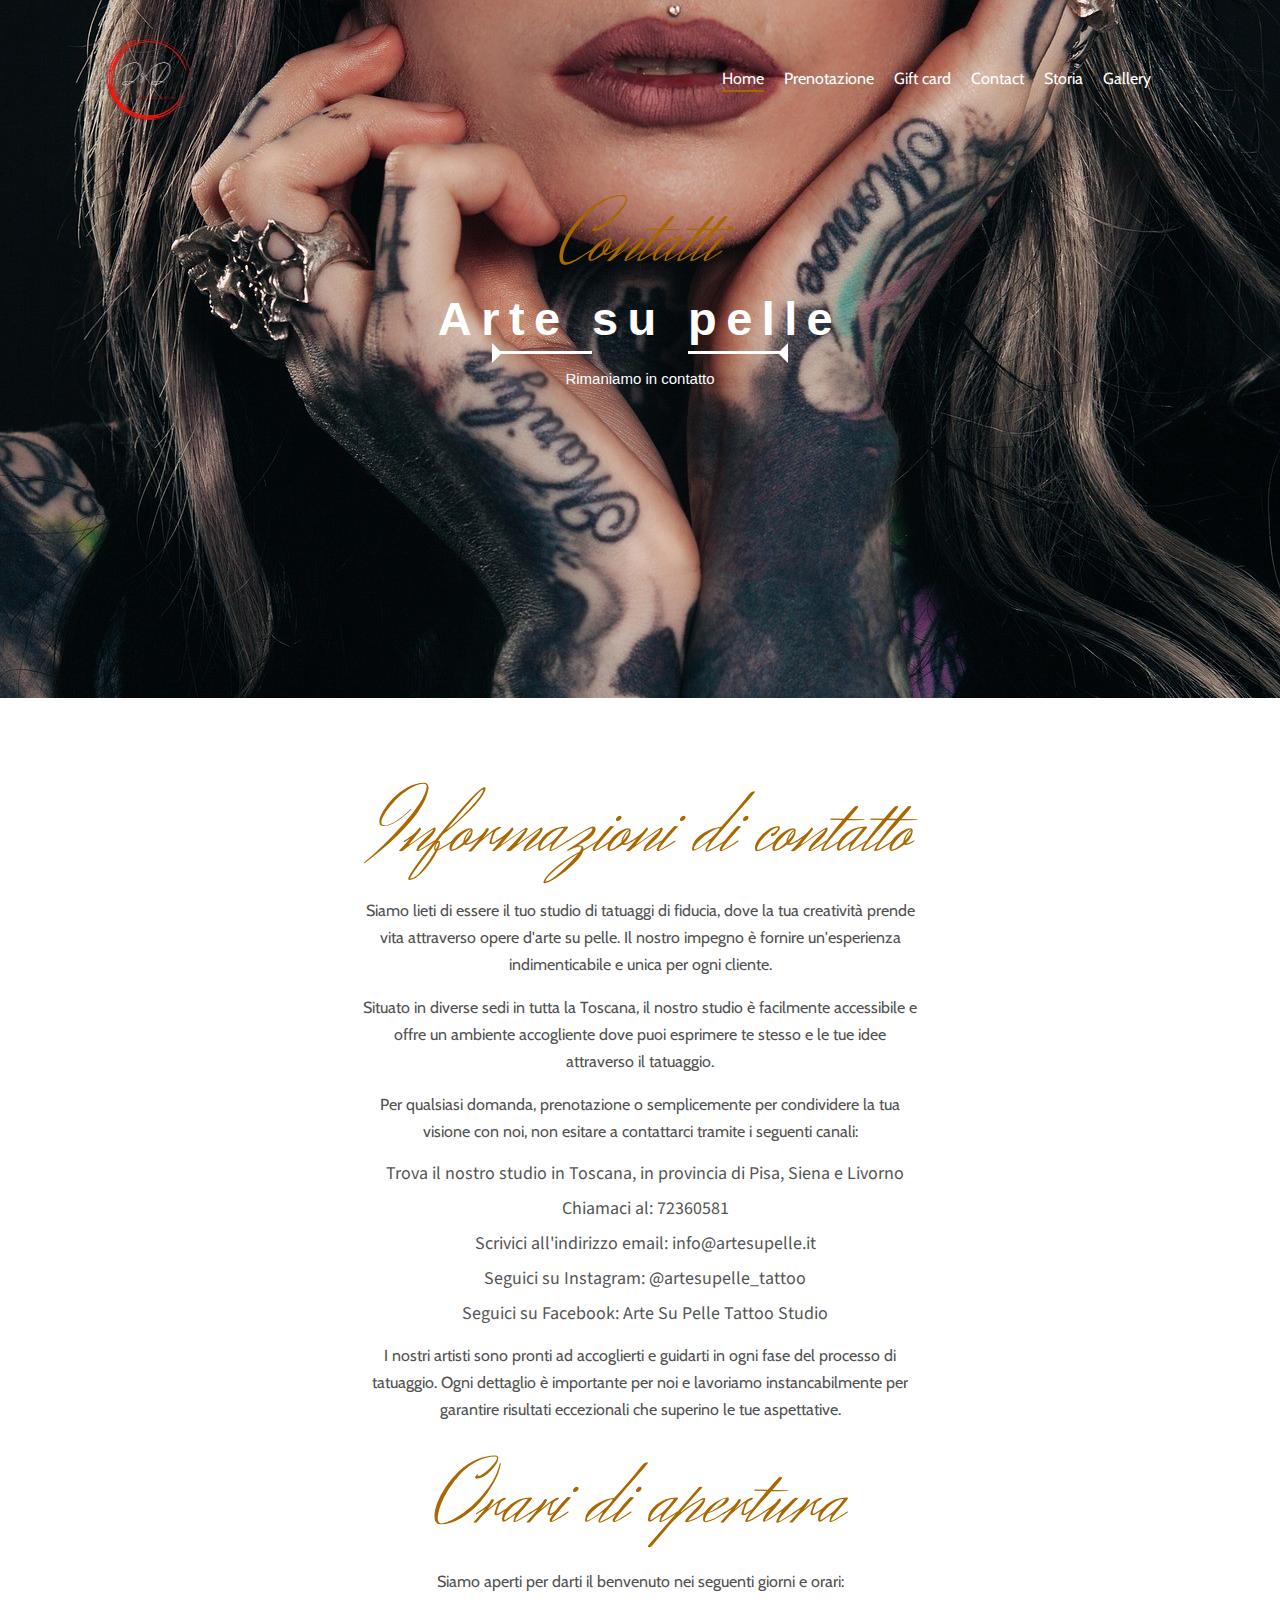
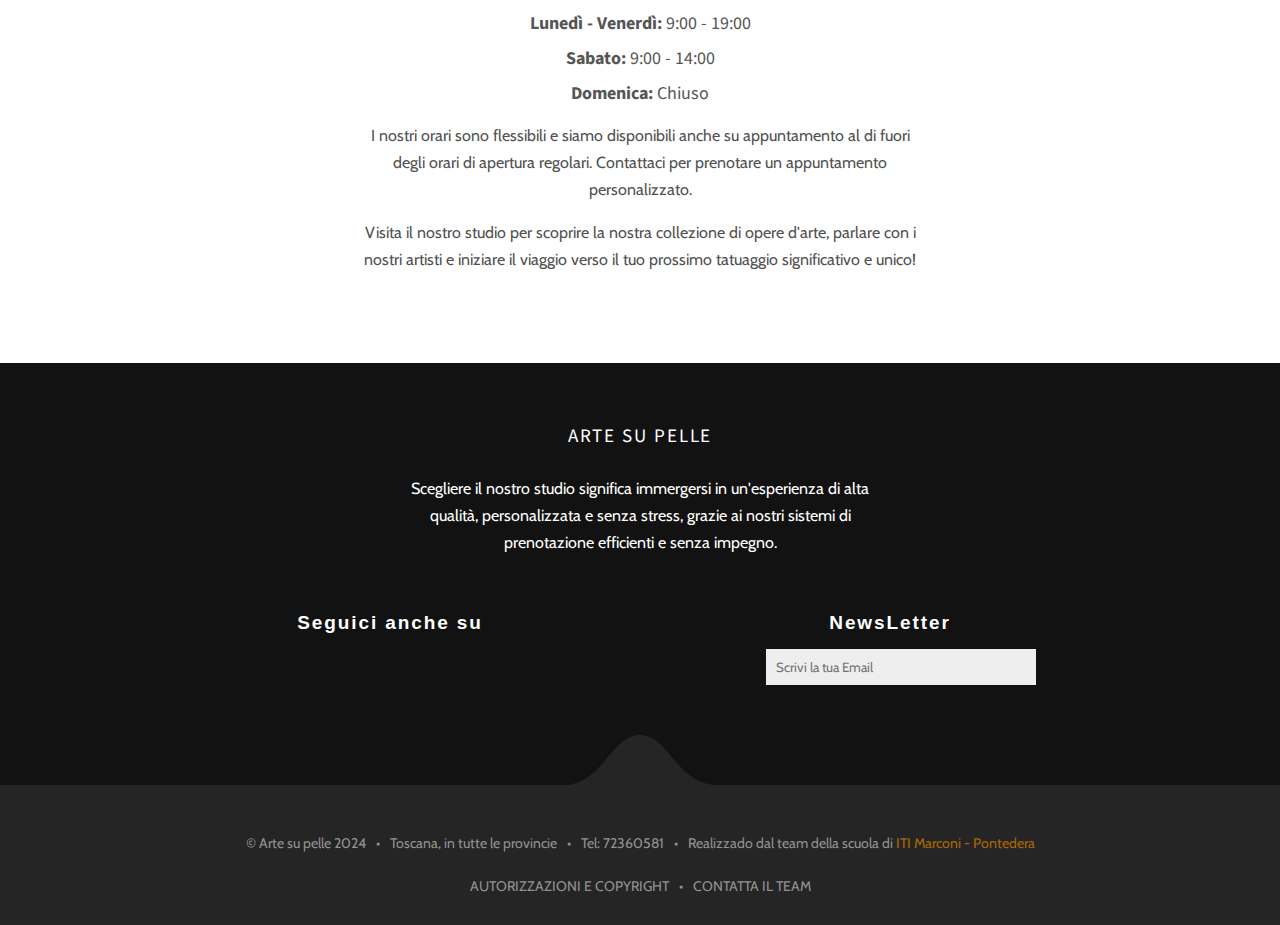
<file: HTML/contatti.html>
<!DOCTYPE html>
<html lang="en">

<head>
    <meta charset="utf-8">
    <meta http-equiv="x-ua-compatible" content="ie=edge">
    <title>Contatti - Arte su pelle</title>
    <meta name="description" content="Contatti del negozio Arte su pelle">
    <meta name="viewport" content="width=device-width, initial-scale=1, shrink-to-fit=no">

    <link rel="icon" href="../FOTO/favicon.ico" type="image/x-icon">

    <!--Fonts-->
    <link href="https://fonts.googleapis.com/css?family=Cabin|Herr+Von+Muellerhoff|Source+Sans+Pro" rel="stylesheet">
    <!--Fonts-->

    <!--FontAwesome-->
    <link rel="stylesheet" href="https://use.fontawesome.com/releases/v5.1.0/css/all.css" integrity="sha384-lKuwvrZot6UHsBSfcMvOkWwlCMgc0TaWr+30HWe3a4ltaBwTZhyTEggF5tJv8tbt" crossorigin="anonymous">

    <link rel="stylesheet" href="../CSS/contatti.css">
</head>

<body class="stop-scroll">
    <header>
        <nav>
            <div class="logo">
                <a href="../index.html"><img src="../FOTO/Logo.png" alt="Logo"></a>
            </div>
            <div class="toggle dropdown">
              <span class="first"></span>
              <span class="middle"></span>
              <span class="last"></span>
              <br>
              <div class="dropdown-content">
                <a href="../index.html">home</a>
                <a href="../HTML/prenotazioni.html">Prenotazione</a>
                <a href="../HTML/contatti.html">Contatti</a>
                <a href="../HTML/gallery.html">Gallery</a>
                <!--<a href="../HTML/login_tattoo.html">Registrazione</a>-->
                <a href="../HTML/gift_card.html">Gift card</a>
                <a href="../HTML/storia.html">Storia</a>
              </div>
          </div>

          <div class="navigation-bar">
            <br>
            <br>
            <br>
              <ul>
                  <li class="active"><a href="../index.html">Home<span class="underline"></span></a></li>
                  <li><a href="../HTML/prenotazioni.html">Prenotazione<span class="underline"></span></a></li>
                  <li><a href="../HTML/gift_card.html">Gift card<span class="underline"></span></a></li>
                  <li><a href="../HTML/contatti.html">Contact<span class="underline"></span></a></li>
                  <li><a href="../HTML/storia.html">Storia<span class="underline"></span></a></li>
                  <li><a href="../HTML/gallery.html">Gallery<span class="underline"></span></a></li>
                  <!--<li><a href="../HTML/login_tattoo.html">Register<span class="underline"></span></a></li>-->
                  
              </ul>
          </div>
        </nav>
        <div class="text">
            <h2>Contatti</h2>
            <h1>Arte su pelle</h1>
            <div class="arrow">
                <span class="left"></span>
                <i class="fas fa-asterisk"></i>
                <span class="right"></span>
            </div>
            <span>Rimaniamo in contatto</span>
        </div>
    </header>

    <div class="contacts">
      <div class="contact-info">
          <h2>Informazioni di contatto</h2>
          <p>Siamo lieti di essere il tuo studio di tatuaggi di fiducia, dove la tua creatività prende vita attraverso opere d'arte su pelle. Il nostro impegno è fornire un'esperienza indimenticabile e unica per ogni cliente.</p>
          <p>Situato in diverse sedi in tutta la Toscana, il nostro studio è facilmente accessibile e offre un ambiente accogliente dove puoi esprimere te stesso e le tue idee attraverso il tatuaggio.</p>
          <p>Per qualsiasi domanda, prenotazione o semplicemente per condividere la tua visione con noi, non esitare a contattarci tramite i seguenti canali:</p>
          <ul>
              <li><i class="fas fa-map-marker-alt"></i>Trova il nostro studio in Toscana, in provincia di Pisa, Siena e Livorno</li>
              <li><i class="fas fa-phone"></i>Chiamaci al: 72360581</li>
              <li><i class="fas fa-envelope"></i>Scrivici all'indirizzo email: info@artesupelle.it</li>
              <li><i class="fab fa-instagram"></i>Seguici su Instagram: @artesupelle_tattoo</li>
              <li><i class="fab fa-facebook"></i>Seguici su Facebook: Arte Su Pelle Tattoo Studio</li>
          </ul>
          <p>I nostri artisti sono pronti ad accoglierti e guidarti in ogni fase del processo di tatuaggio. Ogni dettaglio è importante per noi e lavoriamo instancabilmente per garantire risultati eccezionali che superino le tue aspettative.</p>
          <h2>Orari di apertura</h2>
          <p>Siamo aperti per darti il ​​benvenuto nei seguenti giorni e orari:</p>
          <ul>
              <li><strong>Lunedì - Venerdì:</strong> 9:00 - 19:00</li>
              <li><strong>Sabato:</strong> 9:00 - 14:00</li>
              <li><strong>Domenica:</strong> Chiuso</li>
          </ul>
          <p>I nostri orari sono flessibili e siamo disponibili anche su appuntamento al di fuori degli orari di apertura regolari. Contattaci per prenotare un appuntamento personalizzato.</p>
          <p>Visita il nostro studio per scoprire la nostra collezione di opere d'arte, parlare con i nostri artisti e iniziare il viaggio verso il tuo prossimo tatuaggio significativo e unico!</p>
      </div>
  </div>
  
  <br><br><br>
  
    <!-- Footer -->
    <footer>
        <div class="text">
            <h2>ARTE SU PELLE</h2>
            <div><i class="fas fa-asterisk"></i></div>
            <p>Scegliere il nostro studio significa immergersi in un'esperienza di alta qualità, personalizzata e senza stress, grazie ai nostri sistemi di prenotazione efficienti e senza impegno.</p>
        </div>
        <div class="contact-container">
            <div class="social-media">
                <h3>Seguici anche su</h3>
                <div class="links">
                    <a href="#"><i class="fab fa-twitter"></i></a>
                    <a href="#"><i class="fab fa-facebook-square"></i></a>
                    <a href="#"><i class="fab fa-pinterest"></i></a>
                    <a href="#"><i class="fab fa-linkedin-in"></i></a>
                </div>
            </div>
            <div class="newsletter">
                <h3>NewsLetter</h3>
                <form method="post">
                    <input type="email" name="email" placeholder="Scrivi la tua Email">
                    <i class="fas fa-envelope"></i>
                </form>
            </div>
        </div>
    </footer>
    <!-- End Footer -->

    <!-- Copy Right -->
    <div class="copyright">
        <svg class="svg-up" width="192" height="61" version="1.1" xmlns="http://www.w3.org/2000/svg" x="0px" y="0px" viewBox="0 0 160.7 61.5" enable-background="new 0 0 160.7 61.5" xml:space="preserve"><path fill="#262526" d="M80.3,61.5c0,0,22.1-2.7,43.1-5.4s41-5.4,36.6-5.4c-21.7,0-34.1-12.7-44.9-25.4S95.3,0,80.3,0c-15,0-24.1,12.7-34.9,25.4S22.3,50.8,0.6,50.8c-4.3,0-6.5,0,3.5,1.3S36.2,56.1,80.3,61.5z"></path></svg>
        <i class="fas fa-angle-double-up arrow-up"></i>
        <ul class="info">
            <li>&copy; Arte su pelle 2024</li>
            <li>Toscana, in tutte le provincie</li>
            <li>Tel: 72360581</li>
            <li>Realizzado dal team della scuola di <a href="#">ITI Marconi - Pontedera</a></li>
        </ul>
        <ul class="CTA">
            <li><a href="#">AUTORIZZAZIONI E COPYRIGHT</a></li>
            <li><a href="#">CONTATTA IL TEAM</a></li>
        </ul>
    </div>
    <!-- End Copy Right -->

</body>

</html>
</file>
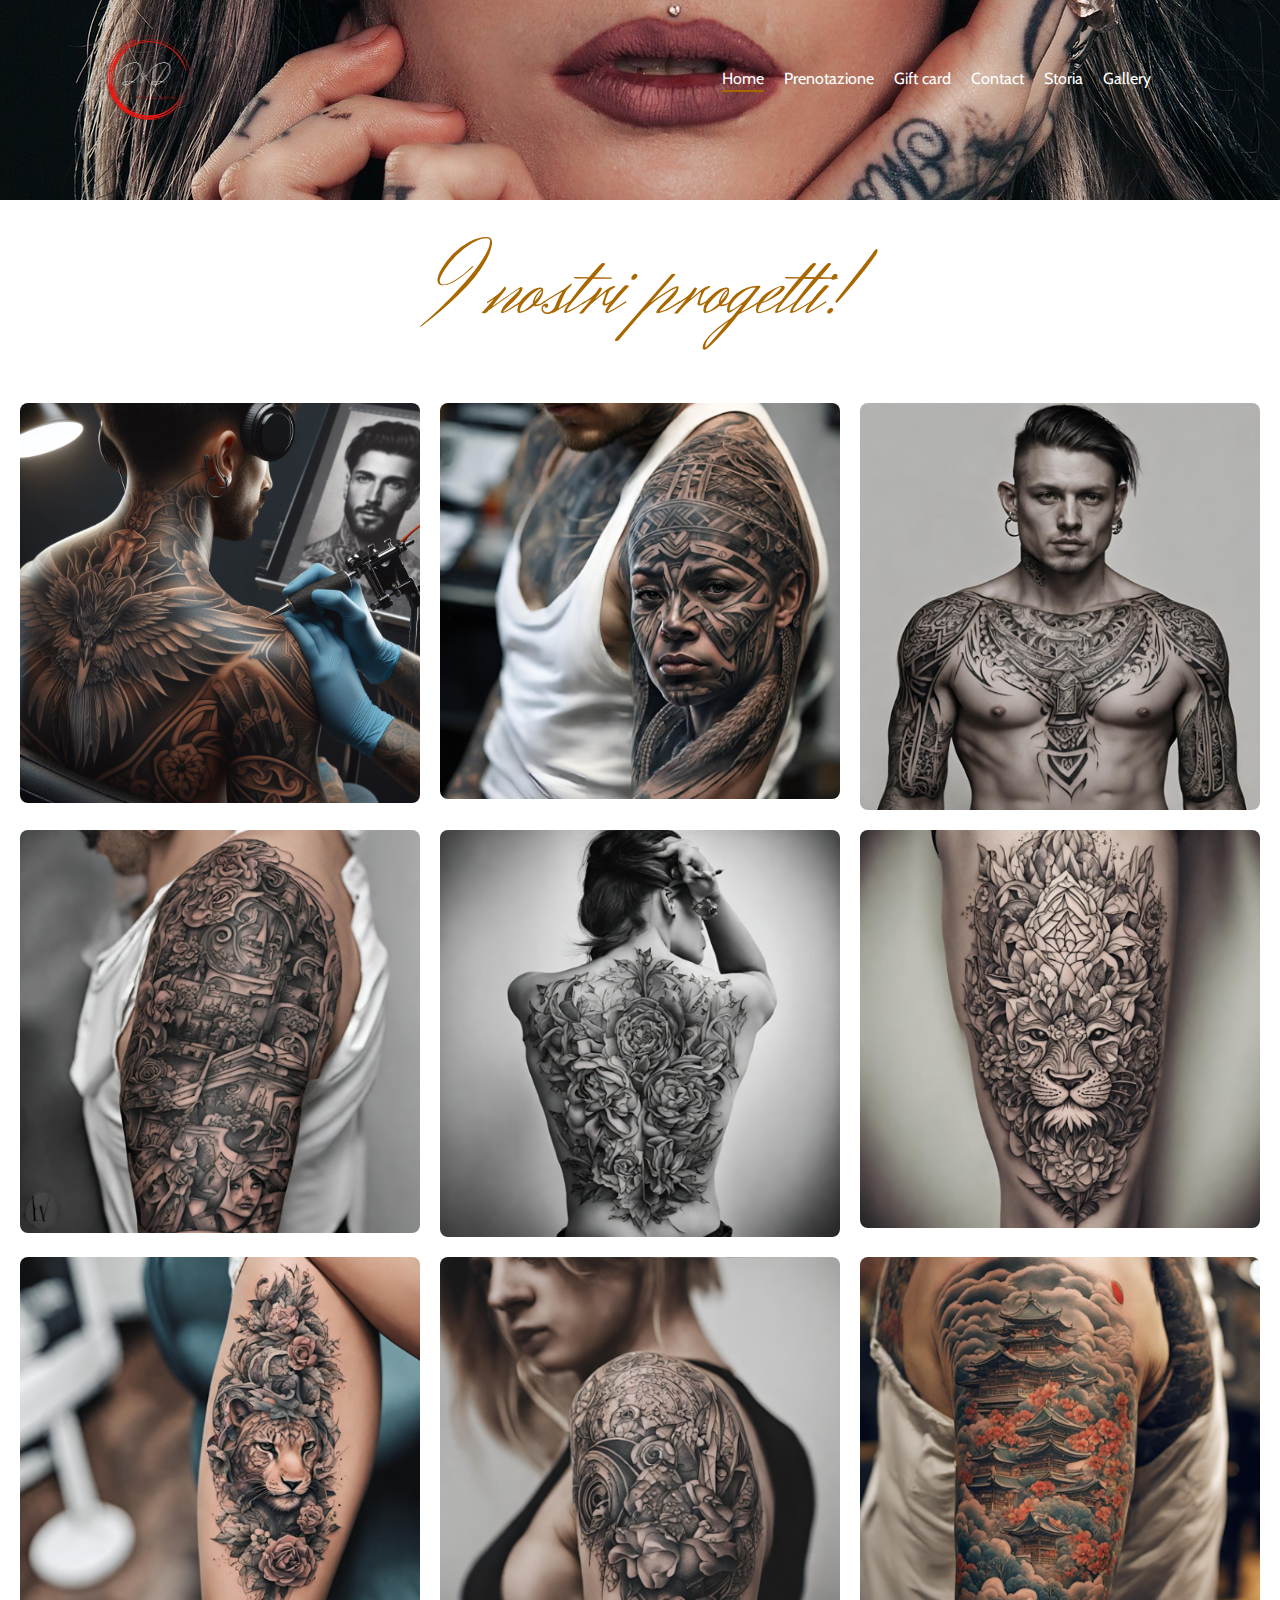
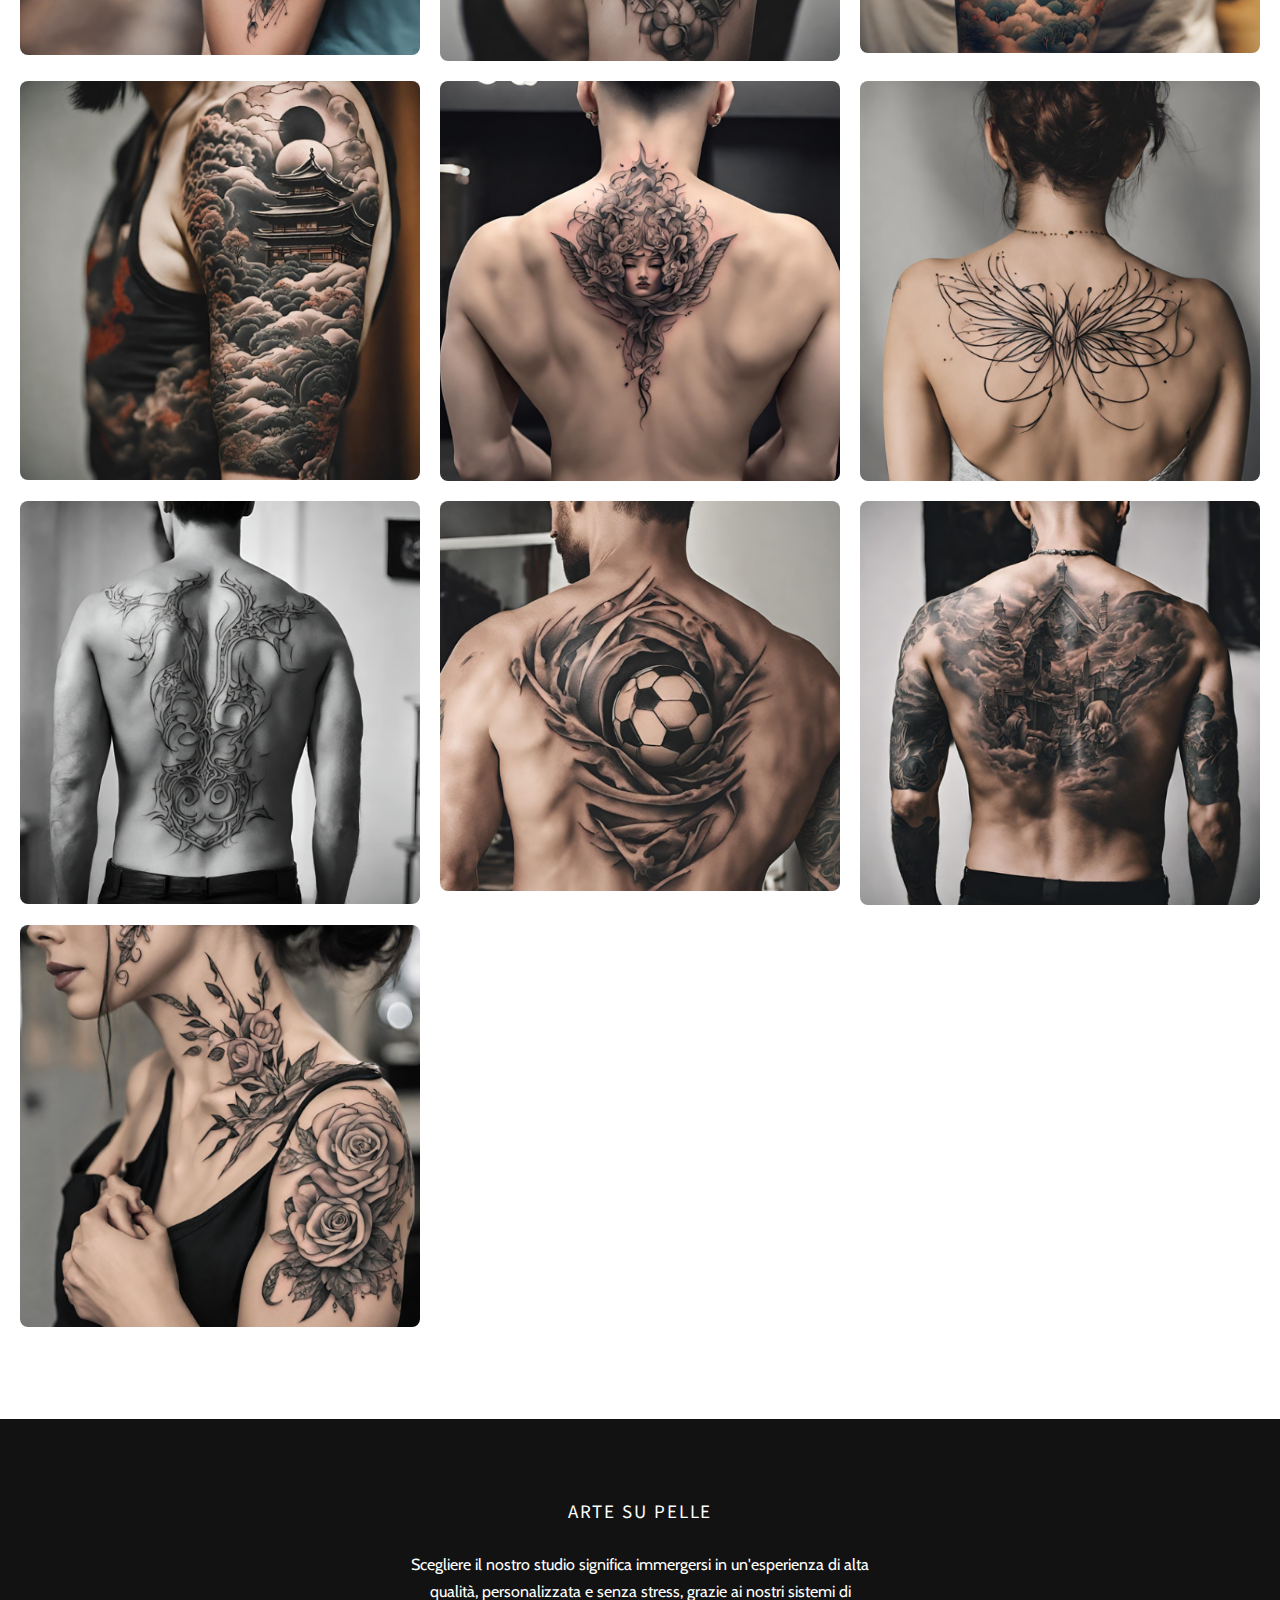
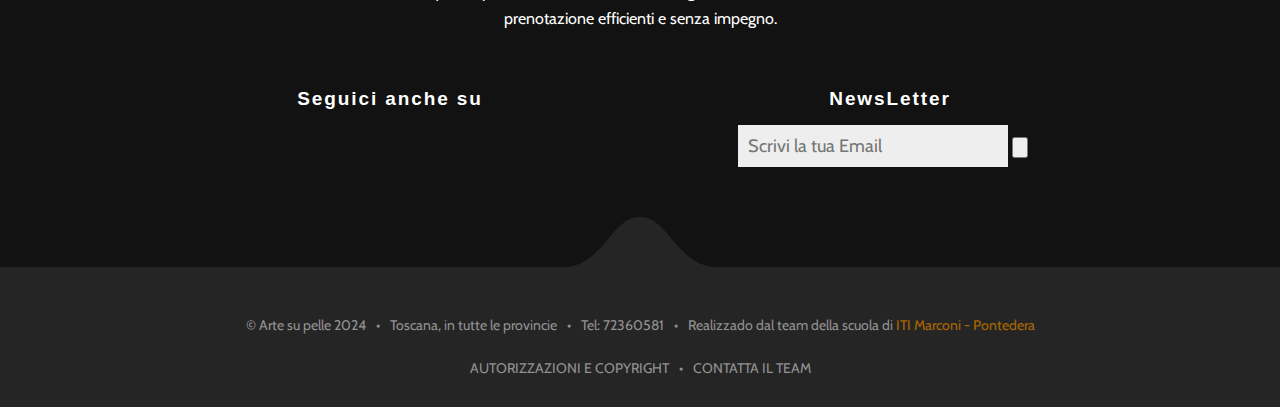
<file: HTML/gallery.html>
<!DOCTYPE html>
<html lang="en">
<head>
    <meta charset="UTF-8">
    <meta name="viewport" content="width=device-width, initial-scale=1.0">
    <link rel="stylesheet" href="../CSS/gallery.css"> <!-- Assumi che il tuo file CSS si chiami styles.css -->
    <title>gallery</title>
     <!--Fonts-->
     <link href="https://fonts.googleapis.com/css?family=Cabin|Herr+Von+Muellerhoff|Source+Sans+Pro" rel="stylesheet">
     <!--Fonts-->
 
     <!--FontAwesome-->
     <link rel="stylesheet" href="https://use.fontawesome.com/releases/v5.1.0/css/all.css" integrity="sha384-lKuwvrZot6UHsBSfcMvOkWwlCMgc0TaWr+30HWe3a4ltaBwTZhyTEggF5tJv8tbt" crossorigin="anonymous"> 
    
    </head>
<body>
<header>
    <nav>
        <div class="logo">
            <a href="../index.html"><img class="flex" src="../FOTO/Logo.png" alt="Logo"></a>
        </div>
        <div class="toggle dropdown">
            <span class="first"></span>
            <span class="middle"></span>
            <span class="last"></span>
            <br>
            <div class="dropdown-content">
              <a href="../index.html">home</a>
              <a href="../HTML/prenotazioni.html">Prenotazione</a>
              <a href="../HTML/contatti.html">Contatti</a>
              <a href="../HTML/gallery.html">Gallery</a>
              <!--<a href="../HTML/login_tattoo.html">Registrazione</a>-->
              <a href="../HTML/gift_card.html">Gift card</a>
              <a href="../HTML/storia.html">Storia</a>
            </div>
        </div>

        <div class="navigation-bar">
            <br><br><br>
            <ul>
                <li class="active"><a href="../index.html">Home<span class="underline"></span></a></li>
                <li><a href="../HTML/prenotazioni.html">Prenotazione<span class="underline"></span></a></li>
                <li><a href="../HTML/gift_card.html">Gift card<span class="underline"></span></a></li>
                <li><a href="../HTML/contatti.html">Contact<span class="underline"></span></a></li>
                <li><a href="../HTML/storia.html">Storia<span class="underline"></span></a></li>
                <li><a href="../HTML/gallery.html">Gallery<span class="underline"></span></a></li>
                <!--<li><a href="../HTML/login_tattoo.html">Register<span class="underline"></span></a></li>-->
                
            </ul>
        </div>
    </nav>
</header>

<h2>I nostri progetti!</h2>

<div class="gallery-container">
    <div class="gallery">
        <!-- Images will be loaded dynamically via JavaScript -->
    </div>
</div>
<br><br><br><br>

<!--Start Footer-->
<footer id="color-foote">
    <div class="text">
        <h2>ARTE SU PELLE</h2>
        <div><i class="fas fa-asterisk"></i></div>
        <p>Scegliere il nostro studio significa immergersi in un'esperienza di alta qualità, personalizzata e senza stress, grazie ai nostri sistemi di prenotazione efficienti e senza impegno.</p>
    </div>
    <div class="contact-container">
      <div class="social-media">
          <h3>Seguici anche su</h3>
          <div class="links">
              <a href="#"><i class="fab fa-twitter"></i></a>
              <a href="#"><i class="fab fa-facebook-square"></i></a>
              <a href="#"><i class="fab fa-pinterest"></i></a>
              <a href="#"><i class="fab fa-linkedin-in"></i></a>
          </div>
      </div>
        <div class="newsletter">
          <h3>NewsLetter</h3>
            <form  action="../PHP/newsletter.php" method="post">
                <input type="email" name="email" placeholder="Scrivi la tua Email">
                <button><i class="fas fa-envelope"></i></button>
            </form>
        </div>
    </div>
</footer>
<!--End Footer-->

<!--Start Copy-Right-->
<div class="copyright">
    <svg class="svg-up" width="192" height="61" version="1.1" xmlns="http://www.w3.org/2000/svg" x="0px" y="0px" viewBox="0 0 160.7 61.5" enable-background="new 0 0 160.7 61.5" xml:space="preserve"><path fill="#262526" d="M80.3,61.5c0,0,22.1-2.7,43.1-5.4s41-5.4,36.6-5.4c-21.7,0-34.1-12.7-44.9-25.4S95.3,0,80.3,0c-15,0-24.1,12.7-34.9,25.4S22.3,50.8,0.6,50.8c-4.3,0-6.5,0,3.5,1.3S36.2,56.1,80.3,61.5z"></path></svg>
    <i class="fas fa-angle-double-up arrow-up"></i>
    <ul class="info">
        <li>&copy; Arte su pelle 2024</li>
        <li>Toscana, in tutte le provincie</li>
        <li>Tel: 72360581</li>
        <li>Realizzado dal team della scuola di <a href="#">ITI Marconi - Pontedera</a></li>
    </ul>
    <ul class="CTA">
        <li><a href="#">AUTORIZZAZIONI E COPYRIGHT</a></li>
        <li><a href="#">CONTATTA IL TEAM</a></li>
    </ul>
</div>
<!--End Copy-Right-->
<script src="../JAVASCRIPT/gallery.js"></script>
</body>
</html>
</file>
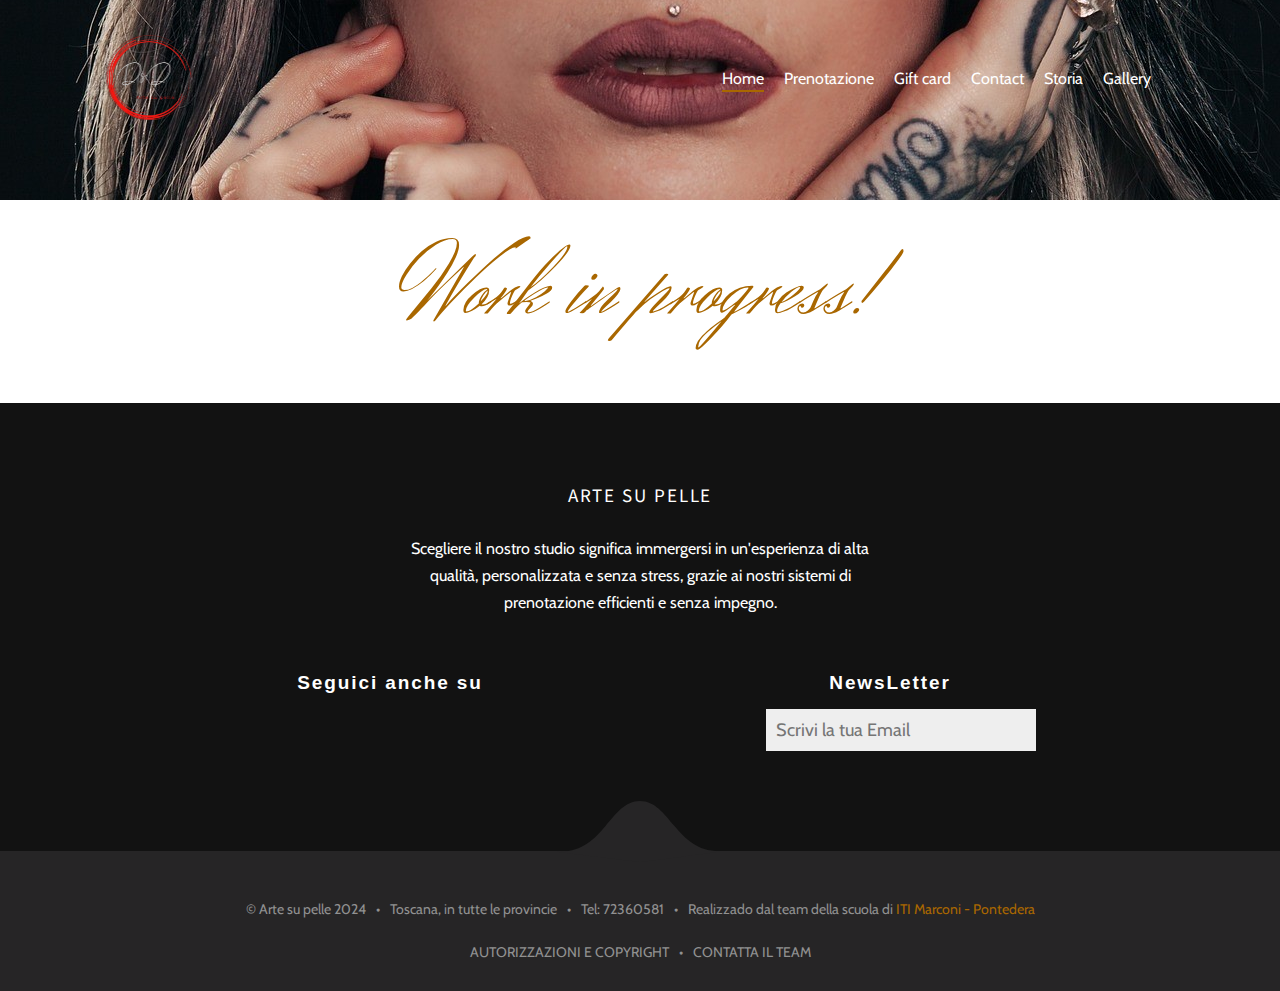
<file: HTML/gift_card.html>
<!DOCTYPE html>
<html lang="en">
<head>
    <meta charset="UTF-8">
    <meta name="viewport" content="width=device-width, initial-scale=1.0">
    <link rel="stylesheet" href="../CSS/prenotazioni.css"> <!-- Assumi che il tuo file CSS si chiami styles.css -->
    <title>Prenotazione Tatuatore</title>
     <!--Fonts-->
     <link href="https://fonts.googleapis.com/css?family=Cabin|Herr+Von+Muellerhoff|Source+Sans+Pro" rel="stylesheet">
     <!--Fonts-->
 
     <!--FontAwesome-->
     <link rel="stylesheet" href="https://use.fontawesome.com/releases/v5.1.0/css/all.css" integrity="sha384-lKuwvrZot6UHsBSfcMvOkWwlCMgc0TaWr+30HWe3a4ltaBwTZhyTEggF5tJv8tbt" crossorigin="anonymous"> 
</head>
<body>
<header>
    <nav>
        <div class="logo">
            <a href="../index.html"><img src="../FOTO/Logo.png" alt="Logo"></a>
        </div>
        <div class="toggle dropdown">
            <span class="first"></span>
            <span class="middle"></span>
            <span class="last"></span>
            <br>
            <div class="dropdown-content">
              <a href="../index.html">home</a>
              <a href="../HTML/prenotazioni.html">Prenotazione</a>
              <a href="../HTML/contatti.html">Contatti</a>
              <a href="../HTML/gallery.html">Gallery</a>
              <!--<a href="../HTML/login_tattoo.html">Registrazione</a>-->
              <a href="../HTML/gift_card.html">Gift card</a>
              <a href="../HTML/storia.html">Storia</a>
            </div>
        </div>

        <div class="navigation-bar">
            <br><br><br>
            <ul>
                <li class="active"><a href="../index.html">Home<span class="underline"></span></a></li>
                <li><a href="../HTML/prenotazioni.html">Prenotazione<span class="underline"></span></a></li>
                <li><a href="../HTML/gift_card.html">Gift card<span class="underline"></span></a></li>
                <li><a href="../HTML/contatti.html">Contact<span class="underline"></span></a></li>
                <li><a href="../HTML/storia.html">Storia<span class="underline"></span></a></li>
                <li><a href="../HTML/gallery.html">Gallery<span class="underline"></span></a></li>
                <!--<li><a href="../HTML/login_tattoo.html">Register<span class="underline"></span></a></li>-->
                
            </ul>
        </div>
    </nav>
</header>

<h2>Work in progress!</h2>



    



<!--Start Footer-->
<footer id="color-foote">
    <div class="text">
        <h2>ARTE SU PELLE</h2>
        <div><i class="fas fa-asterisk"></i></div>
        <p>Scegliere il nostro studio significa immergersi in un'esperienza di alta qualità, personalizzata e senza stress, grazie ai nostri sistemi di prenotazione efficienti e senza impegno.</p>
    </div>
    <div class="contact-container">
      <div class="social-media">
          <h3>Seguici anche su</h3>
          <div class="links">
              <a href="#"><i class="fab fa-twitter"></i></a>
              <a href="#"><i class="fab fa-facebook-square"></i></a>
              <a href="#"><i class="fab fa-pinterest"></i></a>
              <a href="#"><i class="fab fa-linkedin-in"></i></a>
          </div>
      </div>
        <div class="newsletter">
          <h3>NewsLetter</h3>
            <form method="post">
                <input type="email" name="email" placeholder="Scrivi la tua Email">
                <i class="fas fa-envelope"></i>
            </form>
        </div>
    </div>
</footer>
<!--End Footer-->

<!--Start Copy-Right-->
<div class="copyright">
    <svg class="svg-up" width="192" height="61" version="1.1" xmlns="http://www.w3.org/2000/svg" x="0px" y="0px" viewBox="0 0 160.7 61.5" enable-background="new 0 0 160.7 61.5" xml:space="preserve"><path fill="#262526" d="M80.3,61.5c0,0,22.1-2.7,43.1-5.4s41-5.4,36.6-5.4c-21.7,0-34.1-12.7-44.9-25.4S95.3,0,80.3,0c-15,0-24.1,12.7-34.9,25.4S22.3,50.8,0.6,50.8c-4.3,0-6.5,0,3.5,1.3S36.2,56.1,80.3,61.5z"></path></svg>
    <i class="fas fa-angle-double-up arrow-up"></i>
    <ul class="info">
        <li>&copy; Arte su pelle 2024</li>
        <li>Toscana, in tutte le provincie</li>
        <li>Tel: 72360581</li>
        <li>Realizzado dal team della scuola di <a href="#">ITI Marconi - Pontedera</a></li>
    </ul>
    <ul class="CTA">
        <li><a href="#">AUTORIZZAZIONI E COPYRIGHT</a></li>
        <li><a href="#">CONTATTA IL TEAM</a></li>
    </ul>
</div>
<!--End Copy-Right-->
</body>
</html>
</file>
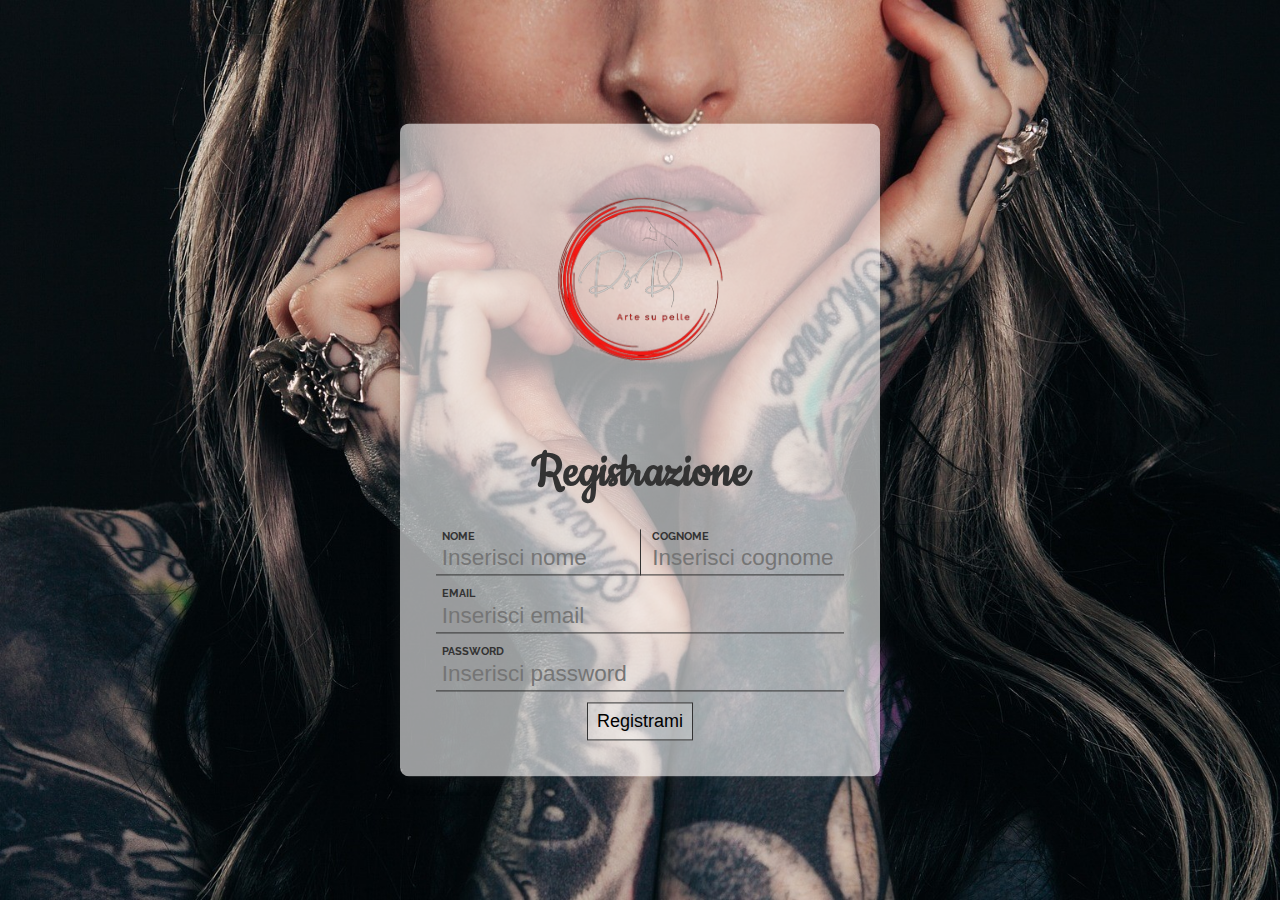
<file: HTML/login_tattoo.html>
<!DOCTYPE html>
<html>
<head>
    <meta name="viewport" content="width=device-width, initial-scale=1.0">
    <link rel="stylesheet" href="../CSS/login_tattoo.css">
</head>
<body>
<div class="container">
    <header>
        <h1>
            <a href="../index.html">
                <img src="../FOTO/Logo.png" alt="Authentic Collection">
            </a>
        </h1>
    </header>
    <h1 class="text-center">Registrazione</h1>
    <form class="formRegistrazione" action="../PHP/registrazione.php" method="POST" onsubmit="return validaForm()">
		<label for="nome" class="col-one-half">
			<span class="label-text">Nome</span>
			<input type="text" id="nome" name="nome" placeholder="Inserisci nome">
		</label>
		<label for="cognome" class="col-one-half">
			<span class="label-text">Cognome</span>
			<input type="text" id="cognome" name="cognome" placeholder="Inserisci cognome">
		</label>
		<label for="email">
			<span class="label-text">Email</span>
			<input type="text" id="email" name="email" placeholder="Inserisci email">
		</label>
		<label for="password" class="password">
			<span class="label-text">Password</span>
			<button class="toggle-visibility" title="toggle password visibility" tabindex="-1">
				<span class="glyphicon glyphicon-eye-close"></span>
			</button>
			<input type="password" id="password" name="password" placeholder="Inserisci password">
		</label>
        <div class="text-center">
            <button class="submit" name="registrazione">Registrami</button>
        </div>
    </form>
</div>
<script src="../JAVASCRIPT/login_tattoo.js"></script>

</body>
</html>
</file>
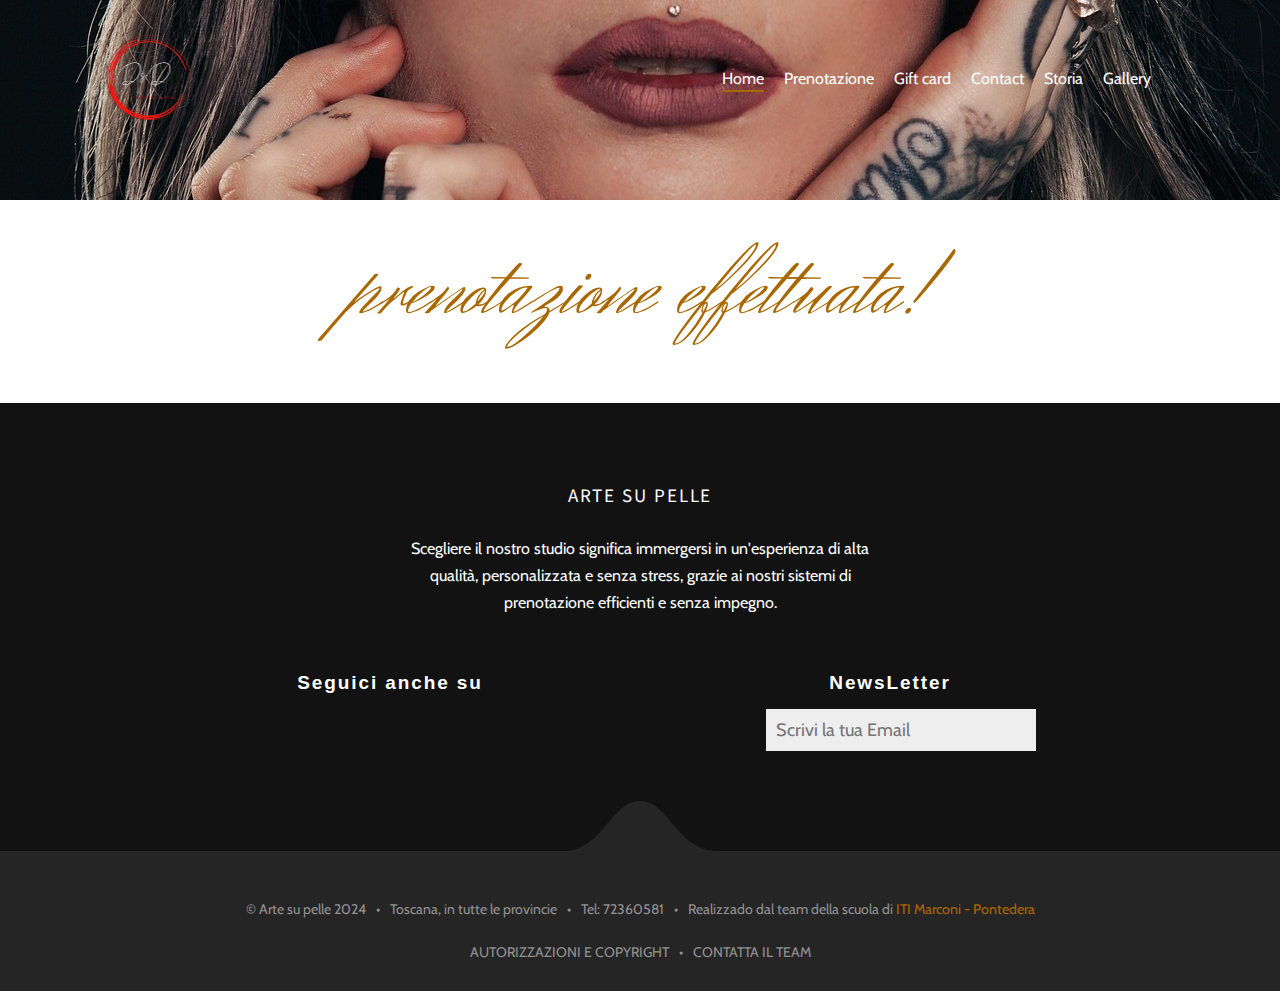
<file: HTML/post_prenotazione.html>
<!DOCTYPE html>
<html lang="en">
<head>
    <meta charset="UTF-8">
    <meta name="viewport" content="width=device-width, initial-scale=1.0">
    <link rel="stylesheet" href="../CSS/prenotazioni.css"> <!-- Assumi che il tuo file CSS si chiami styles.css -->
    <title>Prenotazione Tatuatore</title>
     <!--Fonts-->
     <link href="https://fonts.googleapis.com/css?family=Cabin|Herr+Von+Muellerhoff|Source+Sans+Pro" rel="stylesheet">
     <!--Fonts-->
 
     <!--FontAwesome-->
     <link rel="stylesheet" href="https://use.fontawesome.com/releases/v5.1.0/css/all.css" integrity="sha384-lKuwvrZot6UHsBSfcMvOkWwlCMgc0TaWr+30HWe3a4ltaBwTZhyTEggF5tJv8tbt" crossorigin="anonymous"> 
</head>
<body>
<header>
    <nav>
        <div class="logo">
            <a href="../index.html"><img src="../FOTO/Logo.png" alt="Logo"></a>
        </div>
        <div class="toggle dropdown">
            <span class="first"></span>
            <span class="middle"></span>
            <span class="last"></span>
            <br>
            <div class="dropdown-content">
              <a href="../index.html">home</a>
              <a href="../HTML/prenotazioni.html">Prenotazione</a>
              <a href="../HTML/contatti.html">Contatti</a>
              <a href="../HTML/gallery.html">Gallery</a>
              <!--<a href="../HTML/login_tattoo.html">Registrazione</a>-->
              <a href="../HTML/gift_card.html">Gift card</a>
              <a href="../HTML/storia.html">Storia</a>
            </div>
        </div>

        <div class="navigation-bar">
            <br><br><br>
            <ul>
                <li class="active"><a href="../index.html">Home<span class="underline"></span></a></li>
                <li><a href="../HTML/prenotazioni.html">Prenotazione<span class="underline"></span></a></li>
                <li><a href="../HTML/gift_card.html">Gift card<span class="underline"></span></a></li>
                <li><a href="../HTML/contatti.html">Contact<span class="underline"></span></a></li>
                <li><a href="../HTML/storia.html">Storia<span class="underline"></span></a></li>
                <li><a href="../HTML/gallery.html">Gallery<span class="underline"></span></a></li>
                <!--<li><a href="../HTML/login_tattoo.html">Register<span class="underline"></span></a></li>-->
                
            </ul>
        </div>
    </nav>
</header>

<h2>prenotazione effettuata!</h2>



    



<!--Start Footer-->
<footer id="color-foote">
    <div class="text">
        <h2>ARTE SU PELLE</h2>
        <div><i class="fas fa-asterisk"></i></div>
        <p>Scegliere il nostro studio significa immergersi in un'esperienza di alta qualità, personalizzata e senza stress, grazie ai nostri sistemi di prenotazione efficienti e senza impegno.</p>
    </div>
    <div class="contact-container">
      <div class="social-media">
          <h3>Seguici anche su</h3>
          <div class="links">
              <a href="#"><i class="fab fa-twitter"></i></a>
              <a href="#"><i class="fab fa-facebook-square"></i></a>
              <a href="#"><i class="fab fa-pinterest"></i></a>
              <a href="#"><i class="fab fa-linkedin-in"></i></a>
          </div>
      </div>
        <div class="newsletter">
          <h3>NewsLetter</h3>
            <form method="post">
                <input type="email" name="email" placeholder="Scrivi la tua Email">
                <i class="fas fa-envelope"></i>
            </form>
        </div>
    </div>
</footer>
<!--End Footer-->

<!--Start Copy-Right-->
<div class="copyright">
    <svg class="svg-up" width="192" height="61" version="1.1" xmlns="http://www.w3.org/2000/svg" x="0px" y="0px" viewBox="0 0 160.7 61.5" enable-background="new 0 0 160.7 61.5" xml:space="preserve"><path fill="#262526" d="M80.3,61.5c0,0,22.1-2.7,43.1-5.4s41-5.4,36.6-5.4c-21.7,0-34.1-12.7-44.9-25.4S95.3,0,80.3,0c-15,0-24.1,12.7-34.9,25.4S22.3,50.8,0.6,50.8c-4.3,0-6.5,0,3.5,1.3S36.2,56.1,80.3,61.5z"></path></svg>
    <i class="fas fa-angle-double-up arrow-up"></i>
    <ul class="info">
        <li>&copy; Arte su pelle 2024</li>
        <li>Toscana, in tutte le provincie</li>
        <li>Tel: 72360581</li>
        <li>Realizzado dal team della scuola di <a href="#">ITI Marconi - Pontedera</a></li>
    </ul>
    <ul class="CTA">
        <li><a href="#">AUTORIZZAZIONI E COPYRIGHT</a></li>
        <li><a href="#">CONTATTA IL TEAM</a></li>
    </ul>
</div>
<!--End Copy-Right-->
</body>
</html>
</file>
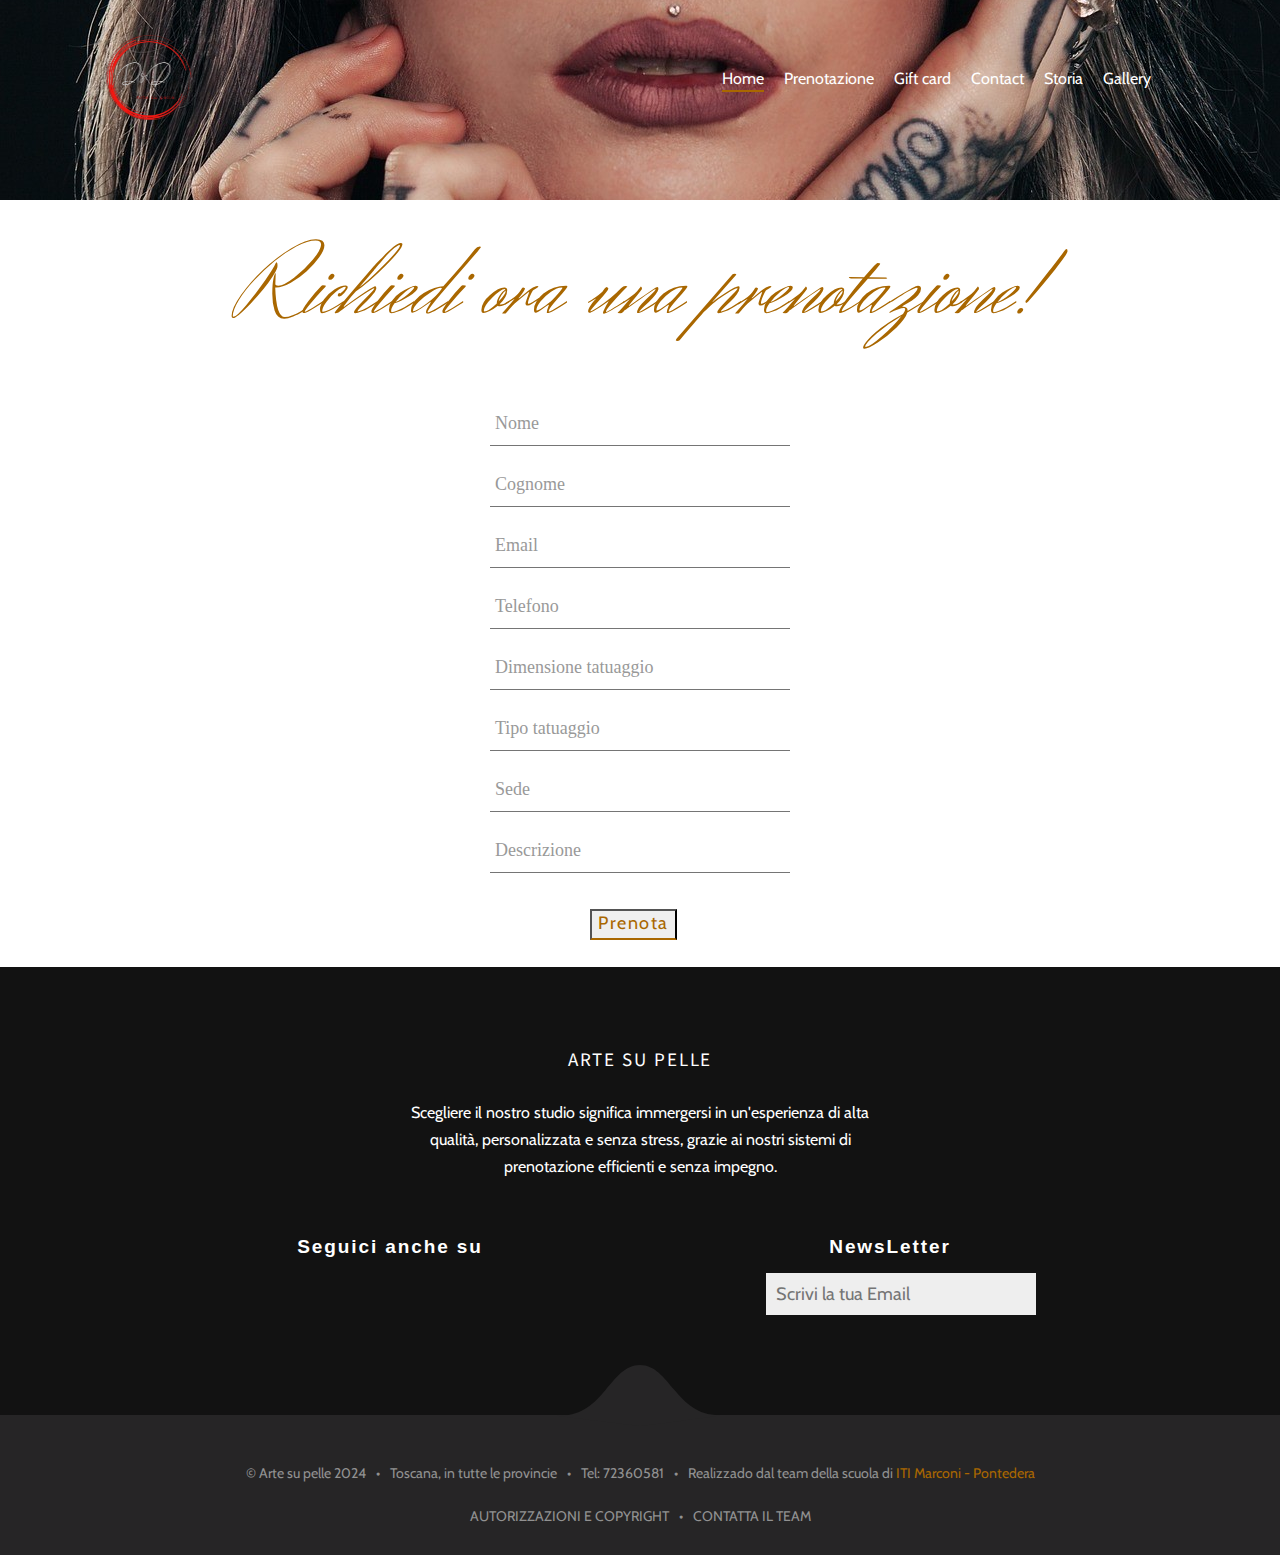
<file: HTML/prenotazioni.html>
<!DOCTYPE html>
<html lang="en">
<head>
    <meta charset="UTF-8">
    <meta name="viewport" content="width=device-width, initial-scale=1.0">
    <link rel="stylesheet" href="../CSS/prenotazioni.css"> <!-- Assumi che il tuo file CSS si chiami styles.css -->
    <title>Prenotazione Tatuatore</title>
     <!--Fonts-->
     <link href="https://fonts.googleapis.com/css?family=Cabin|Herr+Von+Muellerhoff|Source+Sans+Pro" rel="stylesheet">
     <!--Fonts-->
 
     <!--FontAwesome-->
     <link rel="stylesheet" href="https://use.fontawesome.com/releases/v5.1.0/css/all.css" integrity="sha384-lKuwvrZot6UHsBSfcMvOkWwlCMgc0TaWr+30HWe3a4ltaBwTZhyTEggF5tJv8tbt" crossorigin="anonymous"> 
</head>
<body>
<header>
    <nav>
        <div class="logo">
            <a href="../index.html"><img src="../FOTO/Logo.png" alt="Logo"></a>
        </div>
        <div class="toggle dropdown">
          <span class="first"></span>
          <span class="middle"></span>
          <span class="last"></span>
          <br>
          <div class="dropdown-content">
            <a href="../index.html">home</a>
            <a href="../HTML/prenotazioni.html">Prenotazione</a>
            <a href="../HTML/contatti.html">Contatti</a>
            <a href="../HTML/gallery.html">Gallery</a>
            <!--<a href="../HTML/login_tattoo.html">Registrazione</a>-->
            <a href="../HTML/gift_card.html">Gift card</a>
            <a href="../HTML/storia.html">Storia</a>
          </div>
      </div>

      <div class="navigation-bar">
        <br>
        <br>
        <br>
          <ul>
              <li class="active"><a href="../index.html">Home<span class="underline"></span></a></li>
              <li><a href="../HTML/prenotazioni.html">Prenotazione<span class="underline"></span></a></li>
              <li><a href="../HTML/gift_card.html">Gift card<span class="underline"></span></a></li>
              <li><a href="../HTML/contatti.html">Contact<span class="underline"></span></a></li>
              <li><a href="../HTML/storia.html">Storia<span class="underline"></span></a></li>
              <li><a href="../HTML/gallery.html">Gallery<span class="underline"></span></a></li>
              <!--<li><a href="../HTML/login_tattoo.html">Register<span class="underline"></span></a></li>-->
              
          </ul>
      </div>
    </nav>
</header>

<h2>Richiedi ora una prenotazione!</h2>

<div class=" flex">
  <div >
    <form action="../PHP/prenotazioni.php" method="post" onsubmit= "return validaForm()">

      <div class="group">      
        <input type="text"  required name="nome" id="nome">
        <span class="highlight"></span>
        <span class="bar"></span>
        <label>Nome</label>
        <br>
      </div>
        
      <div class="group">      
        <input type="text" required name="cognome" id="Cognome">
        <span class="highlight"></span>
        <span class="bar"></span>
        <label>Cognome</label>
        <br>
      </div>

      <div class="group">      
        <input type="text"  required name="email" id="email">
        <span class="highlight"></span>
        <span class="bar"></span>
        <label>Email</label>
        <br>
      </div>

      <div class="group">      
        <input type="text"  required name="telefono" id="telefono">
        <span class="highlight"></span>
        <span class="bar"></span>
        <label>Telefono</label>
        <br>
      </div>
      
      <div class="group">      
        <input type="text"  required name="dimensioneTatuaggio" id="dimensioneTatuaggio">
        <span class="highlight"></span>
        <span class="bar"></span>
        <label>Dimensione tatuaggio</label>
        <br>
      </div>

      <div class="group">      
        <input type="text"  required name="tipoTatuaggio" id="tipoTatuaggio">
        <span class="highlight"></span>
        <span class="bar"></span>
        <label>Tipo tatuaggio</label>
        <br>
      </div>

      <div class="group">      
        <input type="text"  required name="sede" id="sede">
        <span class="highlight"></span>
        <span class="bar"></span>
        <label>Sede</label>
        <br>
      </div>

      <div class="group">      
        <input type="text"  required name="descrizione" id="descrizione">
        <span class="highlight"></span>
        <span class="bar"></span>
        <label>Descrizione</label>
      </div>
      <br><br>

      <button type="submit" class="a-CTA">Prenota</button>
      <br>
      <br>

    </form>
    </div>
    
</div>

    



<!--Start Footer-->
<footer>
  <div class="text">
      <h2>ARTE SU PELLE</h2>
      <div><i class="fas fa-asterisk"></i></div>
      <p>Scegliere il nostro studio significa immergersi in un'esperienza di alta qualità, personalizzata e senza stress, grazie ai nostri sistemi di prenotazione efficienti e senza impegno.</p>
  </div>
  <div class="contact-container">
    <div class="social-media">
        <h3>Seguici anche su</h3>
        <div class="links">
            <a href="#"><i class="fab fa-twitter"></i></a>
            <a href="#"><i class="fab fa-facebook-square"></i></a>
            <a href="#"><i class="fab fa-pinterest"></i></a>
            <a href="#"><i class="fab fa-linkedin-in"></i></a>
        </div>
    </div>
      <div class="newsletter">
        <h3>NewsLetter</h3>
          <form method="post">
              <input type="email" name="email" placeholder="Scrivi la tua Email">
              <i class="fas fa-envelope"></i>
          </form>
      </div>
  </div>
</footer>
<!--End Footer-->

<!--Start Copy-Right-->
<div class="copyright">
    <svg class="svg-up" width="192" height="61" version="1.1" xmlns="http://www.w3.org/2000/svg" x="0px" y="0px" viewBox="0 0 160.7 61.5" enable-background="new 0 0 160.7 61.5" xml:space="preserve"><path fill="#262526" d="M80.3,61.5c0,0,22.1-2.7,43.1-5.4s41-5.4,36.6-5.4c-21.7,0-34.1-12.7-44.9-25.4S95.3,0,80.3,0c-15,0-24.1,12.7-34.9,25.4S22.3,50.8,0.6,50.8c-4.3,0-6.5,0,3.5,1.3S36.2,56.1,80.3,61.5z"></path></svg>
    <i class="fas fa-angle-double-up arrow-up"></i>
    <ul class="info">
        <li>&copy; Arte su pelle 2024</li>
        <li>Toscana, in tutte le provincie</li>
        <li>Tel: 72360581</li>
        <li>Realizzado dal team della scuola di <a href="#">ITI Marconi - Pontedera</a></li>
    </ul>
    <ul class="CTA">
        <li><a href="#">AUTORIZZAZIONI E COPYRIGHT</a></li>
        <li><a href="#">CONTATTA IL TEAM</a></li>
    </ul>
</div>
<!--End Copy-Right-->
<script src="../JAVASCRIPT/prenotazioni.js"></script>

</body>
</html>
</file>
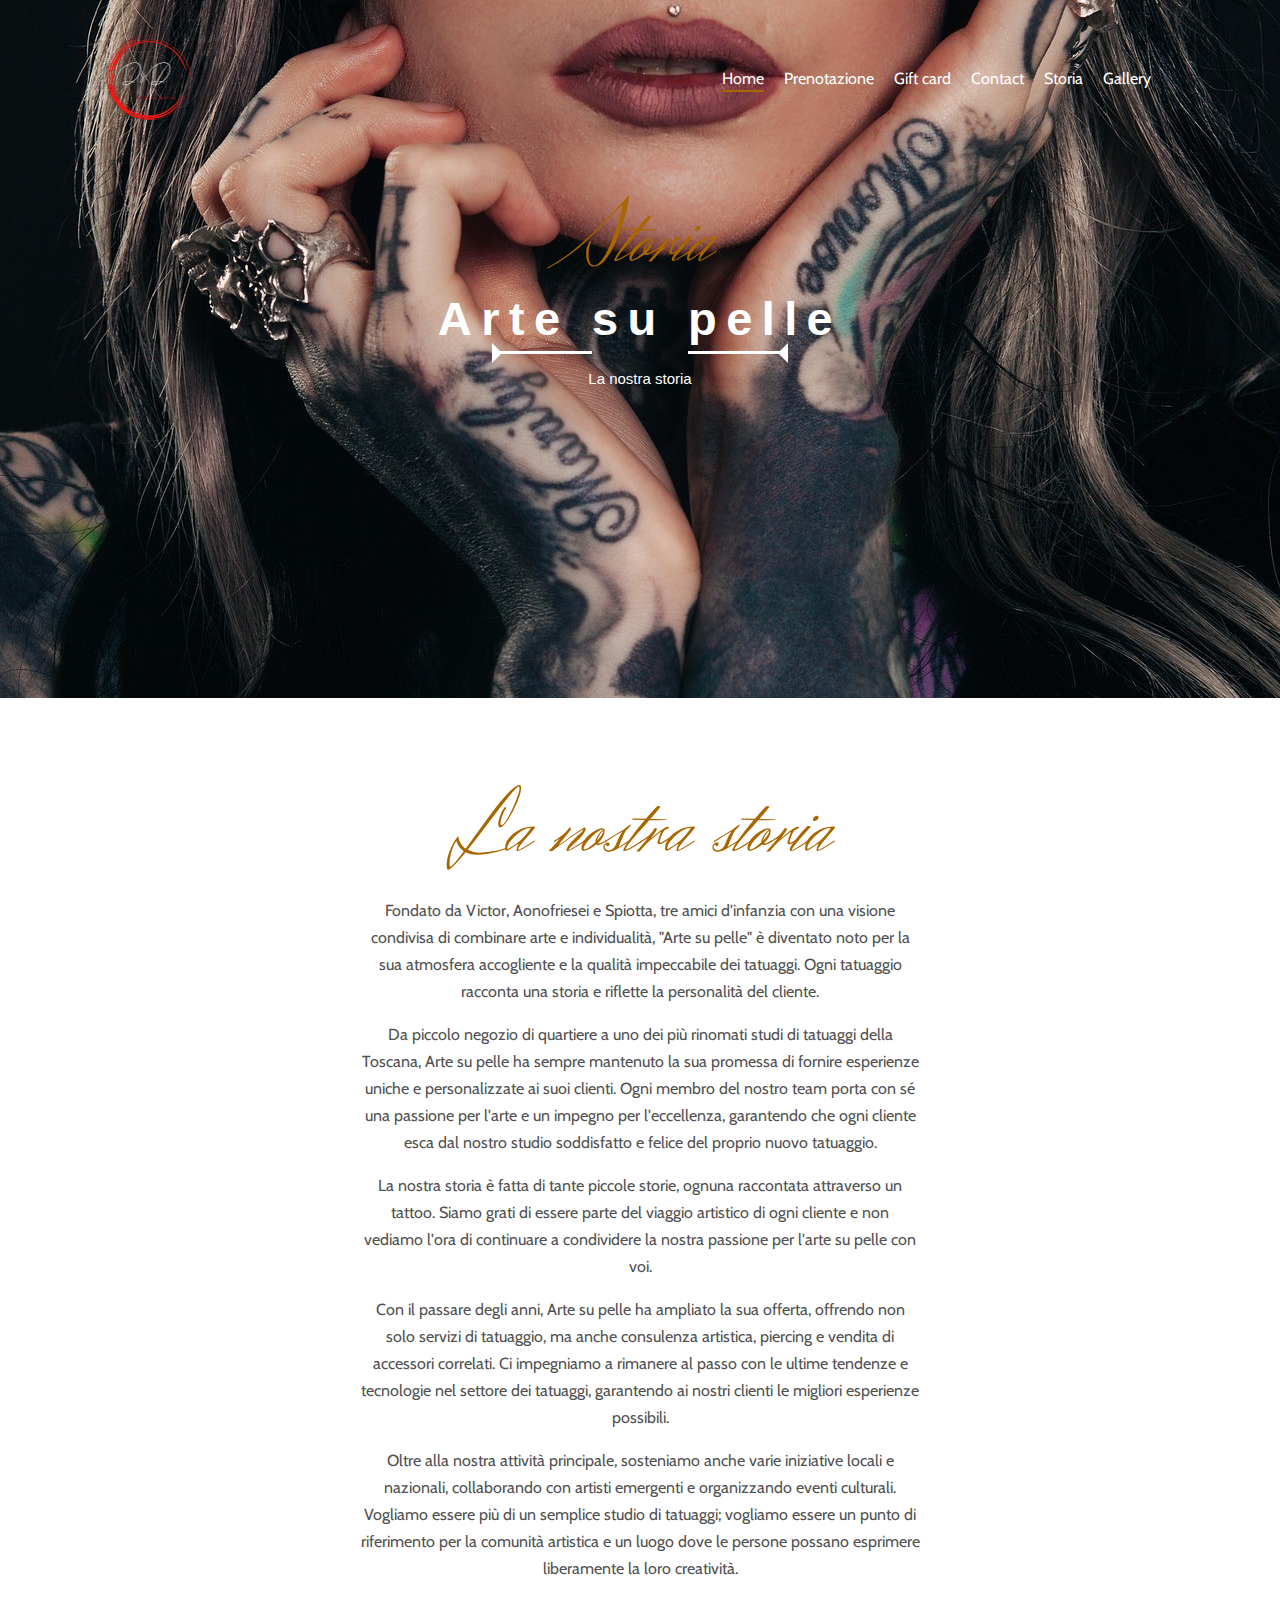
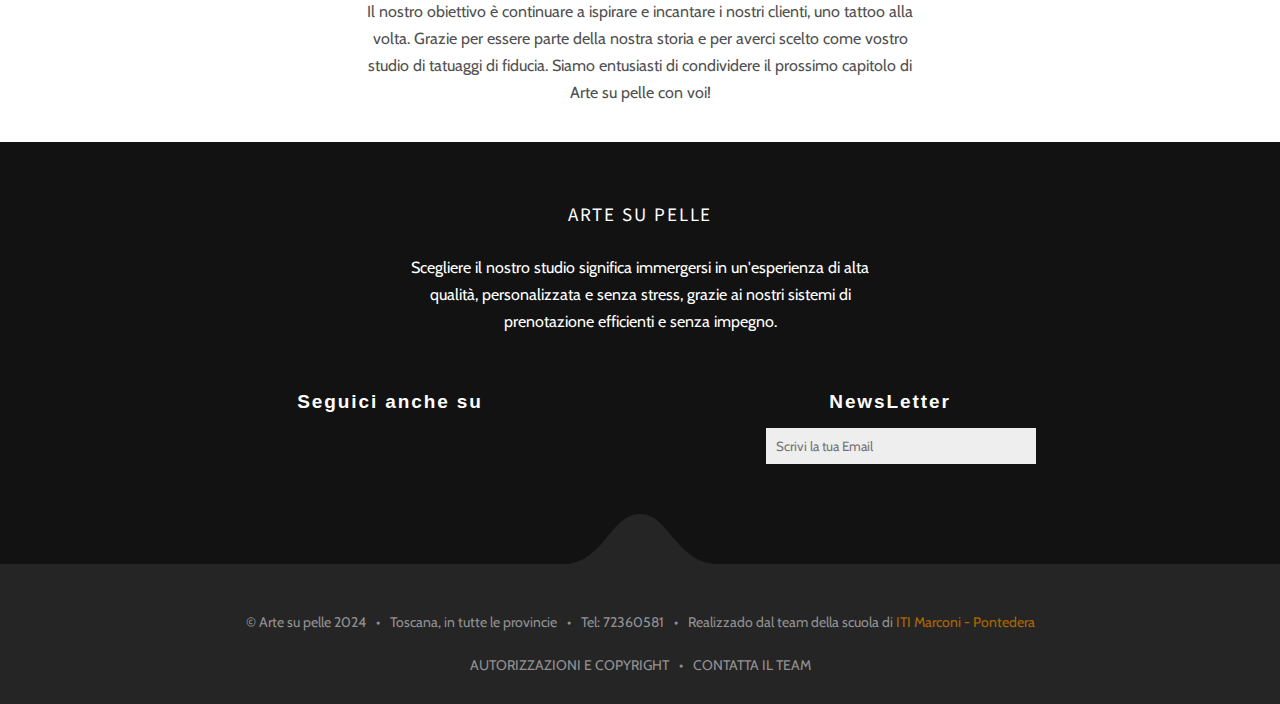
<file: HTML/storia.html>
<!DOCTYPE html>
<html lang="en">

<head>
    <meta charset="utf-8">
    <meta http-equiv="x-ua-compatible" content="ie=edge">
    <title>Storia - Arte su pelle</title>
    <meta name="description" content="La storia di Arte su pelle">
    <meta name="viewport" content="width=device-width, initial-scale=1, shrink-to-fit=no">

    <link rel="icon" href="../FOTO/favicon.ico" type="image/x-icon">

    <!--Fonts-->
    <link href="https://fonts.googleapis.com/css?family=Cabin|Herr+Von+Muellerhoff|Source+Sans+Pro" rel="stylesheet">
    <!--Fonts-->

    <!--FontAwesome-->
    <link rel="stylesheet" href="https://use.fontawesome.com/releases/v5.1.0/css/all.css" integrity="sha384-lKuwvrZot6UHsBSfcMvOkWwlCMgc0TaWr+30HWe3a4ltaBwTZhyTEggF5tJv8tbt" crossorigin="anonymous">

    <link rel="stylesheet" href="../CSS/storia.css">
</head>

<body class="stop-scroll">
    <header>
        <nav>
            <div class="logo">
                <a href="../index.html"><img src="../FOTO/Logo.png" alt="Logo"></a>
            </div>
            <div class="toggle dropdown">
                <span class="first"></span>
                <span class="middle"></span>
                <span class="last"></span>
                <br>
                <div class="dropdown-content">
                  <a href="../index.html">home</a>
                  <a href="../HTML/prenotazioni.html">Prenotazione</a>
                  <a href="../HTML/contatti.html">Contatti</a>
                  <a href="../HTML/gallery.html">Gallery</a>
                  <!--<a href="../HTML/login_tattoo.html">Registrazione</a>-->
                  <a href="../HTML/gift_card.html">Gift card</a>
                  <a href="../HTML/storia.html">Storia</a>
                </div>
            </div>
  
            <div class="navigation-bar">
                <br>
                <br>
                <br>
                <ul>
                    <li class="active"><a href="../index.html">Home<span class="underline"></span></a></li>
                    <li><a href="../HTML/prenotazioni.html">Prenotazione<span class="underline"></span></a></li>
                    <li><a href="../HTML/gift_card.html">Gift card<span class="underline"></span></a></li>
                    <li><a href="../HTML/contatti.html">Contact<span class="underline"></span></a></li>
                    <li><a href="../HTML/storia.html">Storia<span class="underline"></span></a></li>
                    <li><a href="../HTML/gallery.html">Gallery<span class="underline"></span></a></li>
                    <!--<li><a href="../HTML/login_tattoo.html">Register<span class="underline"></span></a></li>-->
                    
                </ul>
            </div>
        </nav>
        <div class="text">
            <h2>Storia</h2>
            <h1>Arte su pelle</h1>
            <div class="arrow">
                <span class="left"></span>
                <i class="fas fa-asterisk"></i>
                <span class="right"></span>
            </div>
            <span>La nostra storia</span>
        </div>
    </header>

    <div class="history">
        <div class="history-info">
            <h2>La nostra storia</h2>
            <p>Fondato da Victor, Aonofriesei e Spiotta, tre amici d'infanzia con una visione condivisa di combinare arte e individualità, "Arte su pelle" è diventato noto per la sua atmosfera accogliente e la qualità impeccabile dei tatuaggi. Ogni tatuaggio racconta una storia e riflette la personalità del cliente.</p>
            <p>Da piccolo negozio di quartiere a uno dei più rinomati studi di tatuaggi della Toscana, Arte su pelle ha sempre mantenuto la sua promessa di fornire esperienze uniche e personalizzate ai suoi clienti. Ogni membro del nostro team porta con sé una passione per l'arte e un impegno per l'eccellenza, garantendo che ogni cliente esca dal nostro studio soddisfatto e felice del proprio nuovo tatuaggio.</p>
            <p>La nostra storia è fatta di tante piccole storie, ognuna raccontata attraverso un tattoo. Siamo grati di essere parte del viaggio artistico di ogni cliente e non vediamo l'ora di continuare a condividere la nostra passione per l'arte su pelle con voi.</p>
            <p>Con il passare degli anni, Arte su pelle ha ampliato la sua offerta, offrendo non solo servizi di tatuaggio, ma anche consulenza artistica, piercing e vendita di accessori correlati. Ci impegniamo a rimanere al passo con le ultime tendenze e tecnologie nel settore dei tatuaggi, garantendo ai nostri clienti le migliori esperienze possibili.</p>
            <p>Oltre alla nostra attività principale, sosteniamo anche varie iniziative locali e nazionali, collaborando con artisti emergenti e organizzando eventi culturali. Vogliamo essere più di un semplice studio di tatuaggi; vogliamo essere un punto di riferimento per la comunità artistica e un luogo dove le persone possano esprimere liberamente la loro creatività.</p>
            <p>Il nostro obiettivo è continuare a ispirare e incantare i nostri clienti, uno tattoo alla volta. Grazie per essere parte della nostra storia e per averci scelto come vostro studio di tatuaggi di fiducia. Siamo entusiasti di condividere il prossimo capitolo di Arte su pelle con voi!</p>
        </div>
    </div>
  
    <!-- Footer -->
    <footer>
        <div class="text">
            <h2>ARTE SU PELLE</h2>
            <div><i class="fas fa-asterisk"></i></div>
            <p>Scegliere il nostro studio significa immergersi in un'esperienza di alta qualità, personalizzata e senza stress, grazie ai nostri sistemi di prenotazione efficienti e senza impegno.</p>
        </div>
        <div class="contact-container">
            <div class="social-media">
                <h3>Seguici anche su</h3>
                <div class="links">
                    <a href="#"><i class="fab fa-twitter"></i></a>
                    <a href="#"><i class="fab fa-facebook-square"></i></a>
                    <a href="#"><i class="fab fa-pinterest"></i></a>
                    <a href="#"><i class="fab fa-linkedin-in"></i></a>
                </div>
            </div>
            <div class="newsletter">
                <h3>NewsLetter</h3>
                <form method="post">
                    <input type="email" name="email" placeholder="Scrivi la tua Email">
                    <i class="fas fa-envelope"></i>
                </form>
            </div>
        </div>
    </footer>
    <!-- End Footer -->

    <!-- Copy Right -->
    <div class="copyright">
        <svg class="svg-up" width="192" height="61" version="1.1" xmlns="http://www.w3.org/2000/svg" x="0px" y="0px" viewBox="0 0 160.7 61.5" enable-background="new 0 0 160.7 61.5" xml:space="preserve"><path fill="#262526" d="M80.3,61.5c0,0,22.1-2.7,43.1-5.4s41-5.4,36.6-5.4c-21.7,0-34.1-12.7-44.9-25.4S95.3,0,80.3,0c-15,0-24.1,12.7-34.9,25.4S22.3,50.8,0.6,50.8c-4.3,0-6.5,0,3.5,1.3S36.2,56.1,80.3,61.5z"></path></svg>
        <i class="fas fa-angle-double-up arrow-up"></i>
        <ul class="info">
            <li>&copy; Arte su pelle 2024</li>
            <li>Toscana, in tutte le provincie</li>
            <li>Tel: 72360581</li>
            <li>Realizzado dal team della scuola di <a href="#">ITI Marconi - Pontedera</a></li>
        </ul>
        <ul class="CTA">
            <li><a href="#">AUTORIZZAZIONI E COPYRIGHT</a></li>
            <li><a href="#">CONTATTA IL TEAM</a></li>
        </ul>
    </div>
    <!-- End Copy Right -->

</body>

</html>
</file>
<file: CSS/contatti.css>
/*Start Global*/
* {
    box-sizing: border-box;
}
.contacts {
    text-align: center;
    margin-top: 50px;
}

.contact-info {
    font-family: 'Source Sans Pro', sans-serif;
    background-color: #ffffff;
    padding: 20px;
    border-radius: 10px;
    max-width: 600px;
    margin: 0 auto;
}

.contact-info h3 {
    font-size: 24px;
    color: #a96700;
    margin-bottom: 20px;
}

.contact-info ul {
    list-style: none;
    padding: 0;
}

.contact-info ul li {
    font-size: 18px;
    color: #555;
    margin-bottom: 10px;
}

.contact-info ul li i {
    margin-right: 10px;
    color: #a96700;
}
  /* Stile del menu */
.dropdown-content {
    display: none;
    position: absolute;
    background-color: #ffffff;
    min-width: 160px;
    box-shadow: 0px 8px 16px 0px rgba(0,0,0,0.2);
    z-index: 1;
  }
  /* Stile degli elementi del menu */
.dropdown-content a {
    color: black;
    padding: 12px 16px;
    text-decoration: none;
    display: block;
    transition: background-color 0.3s; /* Effetto transizione per il cambio colore */
  }
  /* Cambio colore al passaggio del mouse */
.dropdown-content a:hover {
    background-color: #a96700; /* Giallo ocra */
    color: black; /* Testo nero */
  }
  /* Stile del div su cui si clicca */
.dropdown:hover .dropdown-content {
    display: block;
  }

body {
    margin: 0;
    padding: 0px;
}
body.hide-scroll::-webkit-scrollbar {
    display: none;
}
a {
    text-decoration: none;
}
ul {
    margin: 0;
    padding: 0;
    list-style: none;
}
img {
    max-width: 20%;
}
h2 {
    font-family: 'Herr Von Muellerhoff', cursive;
    font-size: 90px;
    font-weight: normal;
    margin: 0 0 -15px;
}
h1, h3 {
    font-family: "Source Code Pro", sans-serif;
    font-size: 47px;
    font-weight: bold;
    letter-spacing: 9.4px;
    margin: 0 0 15px;
}
p {
    color: #515151;
    line-height: 27px;
}
.a-CTA {
    border-bottom: 2px solid #a96700;
    padding-bottom: 4px;
    letter-spacing: 1.5px;
    font-size: 18px;
}
/*End Global*/

/*Start Mutual*/
p, .a-CTA, input, header .navigation-bar a, .copyright li, .contact .form form label, .contact .form form button {
    font-family: Cabin, sans-serif;
}
.fa-asterisk, .a-CTA, h2, header .navigation-bar a:hover, header nav.active .navigation-bar a:hover, footer .social-media .links a:hover, .copyright .info li a, .copyright .CTA li a:hover {
    color: #a96700;
}
header nav .navigation-bar .underline, header .text .button button:hover, .contact .form form button:hover, .contact .text i:hover {
    background-color: #a96700;
}
header .navigation-bar ul li, header .text, .about-us .text, .reservation .text, .menu .box-model, .menu .text, .fixed-image .text, footer, .copyright, .contact .text i {
    text-align: center;
}
header nav, header .navigation-bar ul, .about-us, .reservation, .about-us .image-container, .reservation .image-container, .menu, .menu .menu-image-container, footer .contact-container, .copyright ul, .contact {
    display: flex;
}
header nav .toggle, header nav .toggle span, header .navigation-bar, header .navigation-bar ul, .menu .box-model .close, footer .social-media .links a, .copyright .CTA li a {
    transition: .3s;
}
header, header nav .toggle span, header .navigation-bar a, header .text, header .text .arrow .left, header .text .arrow .right, .recipes, .menu .box-image-container, .fixed-image .text, .copyright, .copyright .arrow-up {
    position: relative;
}
header nav .toggle, header .navigation-bar .underline, header .text .arrow .left:after, header .text .arrow .right:after, header .svg-down, header .arrow-down, .recipes .text, .menu .box-model .close, .menu .box-model .arrow .arrow-right,.menu .box-model .arrow .arrow-left, .menu .box-image-container .box-image, .copyright .svg-up {
    position: absolute;
}
.recipes .text, .fixed-image .text, .menu .box-image-container, .menu .box-image-container .box-image {
    top: 50%;
    left: 50%;
    transform: translate(-50%,-50%);
}
header nav, header .navigation-bar a:hover .underline, header .navigation-bar li.active .underline, .menu .box-model, .menu .box-image-container, .menu .box-image-container .box-image {
    width: 100%;
}
button, .dots > div, header nav .toggle, header .arrow-down, .menu .box-model .close, .menu .box-model .arrow .arrow-right,.menu .box-model .arrow .arrow-left, .menu .menu-image-container .image img, footer .newsletter i, .copyright .arrow-up {
    cursor: pointer;
}
.dots .active, header nav.active, header nav.active .toggle.active span, header nav .toggle span, header .navigation-bar .underline, header .text .arrow .left, header .text .arrow .right, header .text .button button, .contact form button {
    background-color: #fff;
}
h1, h3, header .navigation-bar a, header .text span, .menu .box-model .close:hover, footer .text h2, footer .text p, footer .social-media .links a, .contact .text i, .contact .form form button {
    color: #fff;
}
header nav, header .navigation-bar.show, header .navigation-bar a:hover .underline, header .navigation-bar li.active .underline, header .text .arrow .left:after, .menu .box-model, .copyright .arrow-up {
    left: 0;
}
header .text .arrow .left:after, header .text .arrow .right:after, header .text span, footer .social-media .links a, footer .newsletter i, .copyright .arrow-up, .contact .text i, .contact .form form label {
    display: inline-block;
}
/*End Mutual*/

/*Start Dots*/
.dots {
    position: fixed;
    top: 50%;
    right: 30px;
    transform: translate(0,-50%);
    z-index: 5;
}
.dots > div  {
    width: 12px;
    height: 12px;
    border-radius: 50%;
    z-index: 20;
    margin-bottom: 10px;
    border: 2px solid #fff;
}
.dots .black {
    border-color: #000;
}
.dots .active.black {
    background-color: #000;
}
/*End Dots*/

/*Start Home Page*/

/*Start Header*/
header {
    height: calc(80vh - 22px);
    background-size: cover;
    background: url("../FOTO/Ft17.jpg") fixed bottom;
    padding: 20px 70px;
}
header nav {
    position: absolute;
    top: 0;
    padding: 15px 36px 30px;
    z-index: 20;
}
header nav .toggle {
    display: none;
    top: 26px;
    left: 20px;
    background-color: transparent;
    border: none;
    padding: 0;
    z-index: 21;
}
header nav .toggle:focus {
    outline: none;
}
header nav.active .toggle span {
    background-color: #000;
}
header nav .toggle.active {
    left: 32%;
}
header nav .toggle.active .first {
    top: 16px;
    transform: rotate(-45deg);
}
header nav .toggle.active .last {
    top: 0;
    transform: rotate(45deg);
}
header nav .toggle .hide {
    transition: 0s;
    visibility: hidden;
}
header nav .toggle span {
    display: block;
    width: 30px;
    height: 2px;
    border-radius: 40px;
}
header nav .toggle span:not(:last-of-type) {
    margin-bottom: 6px;
}
header nav .logo {
    flex-basis: 56%;
    padding-left: 50px;
}
header .navigation-bar.show {
    width: 40%;
}
header .navigation-bar.show a {
    color: #ccc !important;
}
header .navigation-bar.show a:hover {
    color: #fff !important;
}
header .navigation-bar ul li {
    padding: 0 10px;
}
header .navigation-bar a {
    text-decoration: none;
    transition: all .5s;
    font-size: 16px;
}
header nav.active .navigation-bar a {
    color: #000;
}
header .navigation-bar .underline {
    height: 2px;
    width: 0;
    left: 50%;
    bottom: -4px;
    transition: all .3s;
    display: block;
}
header .text {
    top: 24%;
}
header .text h1 {
    margin-bottom: 0;
}
header .text .arrow .left, header .text .arrow .right {
    height: 3px;
    width: 100px;
}
header .text .arrow .left {
    left: -4%;
}
header .text .arrow .right {
    right: -4%;
}
header .text .arrow .left:after, header .text .arrow .right:after {
    content: '';
    border: 10px solid transparent;
    border-left-color: #fff;
    top: -8px;
}
header .text .arrow .right:after {
    right: 0;
    border-color: transparent #fff transparent transparent;
}
header .text .arrow .fa-asterisk {
    vertical-align: super;
}
header .text span {
    font-family: "Source Code Pro", sans-serif;
    font-size: 15px;
    margin-bottom: 12px;
}
header .text .button button, .contact form button {
    border: none;
    padding: 9px 18px;
    letter-spacing: 2.4px;
    font-size: 12px;
    font-family: source_sans_problack, sans-serif;
    border-radius: 3px;
}
header .text .button button, .contact form button:focus {
    outline: none;
}
header .svg-down {
    bottom: 0;
    left: 50%;
    z-index: 5;
    margin-left: -96px;
    margin-bottom: -12px;
    color: #fff;
}
header .arrow-down {
    width: 70px;
    height: 50px;
    bottom: -10px;
    left: 50%;
    transform: translate(-50%, 0);
    z-index: 10;
    /*Freccia in giù*/
    background: url("https://res.cloudinary.com/abdel-rahman-ali/image/upload/v1535988515/arrow-down.png") no-repeat center;
}
/*End Header*/

/*Start About-Us*/
.about-us, .reservation {
    padding: 60px;
}
.about-us .text, .reservation .text {
    flex: 50%;
    padding: 40px 52px 0 0;
}
.about-us .text h3, .reservation .text h3 {
    color: #000;
}
.about-us .text .fa-asterisk, .reservation .text .fa-asterisk {
    color: #9a9998;
}
.about-us .image-container, .reservation .image-container {
    flex: 50%;
}
.about-us .image, .reservation .image {
    margin-left: 20px;
}
/*End About-Us*/

/*Start Recipes*/
.recipes .image {
    height: 350px;
    background: url("../FOTO/Ft15.jpg") fixed center;
    background-size: cover;
}
/*End Recipes*/

/*Start Menu*/
.menu {
    padding: 60px;
}
.menu .box-model {
    display: none;
    position: fixed;
    height: 100%;
    top: 0;
    z-index: 20;
    background-color: rgba(0,0,0,.7);
}
.menu .box-model.active {
    display: block;
}
.menu .box-model.active body {
    overflow: hidden;
}
.menu .box-model .close {
    color: #ccc;
    right: 25px;
    top: 10px;
    z-index: 20;
}
.menu .box-model .arrow .arrow-right,.menu .box-model .arrow .arrow-left {
    width: 40px;
    height: 40px;
    right: 20px;
    top: 50%;
    border-right: 2px solid #fff;
    border-top: 2px solid #fff;
    transform: rotate(45deg);
    z-index: 20;
}
.menu .box-model .arrow .arrow-left {
    left: 20px;
    transform: rotate(-135deg);
}
.menu .box-image-container {
    height: 100%;
}
.menu .box-image-container .box-image img.active {
    animation: scale .5s;
}
@keyframes scale {
    from {transform: scale(0,0)}
    to {transform: scale(1,1)}
}
.menu .menu-image-container {
    flex-wrap: wrap;
    flex: 60%;
}
.menu .menu-image-container .image {
    margin: 0 20px 20px 0;
    flex: calc( 50% - 40px);
}
.menu .text {
    flex: 55%;
    padding: 40px 0 0 62px;
}
.menu .text h3 {
    color: #000;;
}
.menu .text .fa-asterisk {
    color: #9a9998;
}
/*End Menu*/

/*Start fixed-image*/
.fixed-image {
    background: url("../FOTO/Ft16.jpg") fixed center;
    background-size: cover;
    height: 400px;
}
/*End fixed-image*/

/*Start Footer*/
footer {
    background-color: #121212;
    padding: 60px 20px;
}
footer .text {
    max-width: 500px;
    margin: auto;
}
footer .text h2 {
    font-family: 'Source Sans Pro', sans-serif;
    font-size: 19px;
    letter-spacing: 1.9px;
    margin-bottom: 25px;
}
footer .text .fa-asterisk {
    font-size: 12px;
}
footer .text p {
    line-height: 27px;
}
footer .contact-container {
    padding: 40px 0;
    max-width: 1000px;
    margin: auto;
}
footer .contact-container > div {
    flex: 1;
}
footer .contact-container h3 {
    font-size: 19px;
    letter-spacing: 1.9px;
}
footer .social-media .links a {
    margin: 0 10px;
    font-size: 25px;
}
footer .newsletter input {
    padding: 10px;
    width: 270px;
    background-color: #eee;
    border: none;
    margin-left: -15px;
}
footer .newsletter i {
    margin-left: -40px;
    vertical-align: middle;
    font-size: 21px;
}
.copyright {
    padding: 15px 40px 30px;
    background-color: #262526;
}
.copyright .svg-up {
    top: 0;
    left: 50%;
    margin-left: -96px;
    margin-top: -50px;
}
.copyright .arrow-up {
    width: 40px;
    height: 30px;
    top: -45px;
    color: #fff;
    line-height: 1.9
}
.copyright ul {
    justify-content: center;
}
.copyright li {
    color: #919191;
    font-size: 14px;
}
.copyright li:not(:last-of-type):after {
    content: '•';
    margin: 10px;
}
.copyright .CTA {
    margin-top: 25px;
}
.copyright .CTA li a {
    color: #919191;
}

/*End Footer*/

/*End Home Page*/

/*Start Contact Page*/
.contact-header {
    background-image: url("https://res.cloudinary.com/abdel-rahman-ali/image/upload/v1535988526/contact-food.jpg");
    height: 40vh;
}
.contact {
    padding: 78px 40px;
}
.contact > div {
    flex: 50%;
}
.contact .text p {
    margin-bottom: 30px;
}
.contact .text i {
    width: 50px;
    height: 50px;
    background-color: #000;
    border-radius: 50%;
    line-height: 48px;
    font-size: 24px;
}
.contact .text h2 {
    font-family: source_sans_problack, sans-serif;
    font-size: 24px;
    color: #262626;
    letter-spacing: 2.4px;
    margin-bottom: 20px;
}
.contact .form {
    margin-left: 48px;
}
.contact .form form label {
    margin-bottom: 5px;
    color: #515151;
}
.contact .form form input, .contact .form form textarea {
    display: block;
    width: 100%;
    padding: 10px;
    margin-bottom: 24px;
    border-radius: 5px;
    border: 2px solid #D8D8D8;
    outline: none;
}
.contact .form form input:focus, .contact .form form textarea:focus {
    border-color: #a96700;
    box-shadow: 0 1px 1px #737373;
}
.contact .form form textarea {
    height: 212px;
    resize: none;
}
.contact .form form button {
    background-color: #262526;
    padding: 12px 30px;
    font-size: 12px;
}
/*End Contact Page*/

/*Start Home Page Responsive*/

@media (max-width: 1200px) {
    .menu, .about-us, .reservation {
        padding: 60px 40px;
    }
    .about-us .text, .reservation .text {
        padding: 0 32px 0 0;
    }
    .about-us .image-container, .reservation .image-container {
        align-items: center;
    }
    .menu .text {
        padding: 0 0 0 32px;
    }
}

@media (max-width: 992px) {
    body {
        padding: 0;
    }
    .dots {
        display: none;
    }
    header {
        height: calc(50vh - 10px);
    }
    header nav .logo {
        padding-left: 0;
    }
    .about-us {
        display: block;
        padding-top: 50px;
    }
    .about-us .text , .reservation .text {
        padding: 0 0 40px;
    }
    .about-us .image-container .image1, .reservation .image-container .image1 {
        margin-left: 0;
    }
    .menu {
        display: block;
        padding: 60px 20px 60px 40px;
    }
    .menu .text {
        padding: 20px 20px 0 0;
    }
    .reservation {
        display: block;
        padding: 30px 20px 60px;
    }
    .contact {
        display: block;
        padding: 78px 20px;
    }
    .contact .form {
        margin-left: 0;
        margin-top: 40px;
    }
}

@media (max-width: 768px) {
    header nav {
        display: block;
        text-align: center;
        left: 0;
        top: 0;
        width: 100%;
        padding-top: 25px;
    }
    header nav .toggle {
        display: inline-block;
    }
    header .navigation-bar {
        position: fixed;
        top: 0;
        left: -174px;
        height: 100%;
        background-color: #262526;
        overflow: hidden;
        z-index: 20;
        padding: 40px;
    }
    header .navigation-bar ul {
        display: block;
        padding-top: 40px;
    }
    header .navigation-bar ul li {
        text-align: left;
        padding: 14px 0;
    }
    footer .contact-container {
        display: block;
    }
    footer .social-media {
        margin-bottom: 40px;
    }
    .copyright ul {
        display: block;
        margin-top: -20px;
    }
    .copyright li {
        margin-bottom: 5px;
    }
    .copyright li:not(:last-of-type):after {
        content: '';
    }

}

@media (max-width: 576px) {
    h3, h1 {
        font-size: 30px;
    }
    h2 {
        font-size:50px
    }
    header {
        padding: 0;
    }
    header nav .logo {
        padding-left: 0;
    }
    header nav .toggle.active {
        left: 36%;
    }
    header .navigation-bar.show {
        padding: 20px;
        width: 48%;
    }
    .about-us, .reservation {
        padding: 60px 20px;
    }
    .menu {
        padding: 60px 0 60px 20px;
    }
}
/*End Home Page Responsive*/
</file>
<file: CSS/gallery.css>
.gallery-container {
    max-width: 1300px;
    margin: auto;
    padding: 20px;
}

.gallery {
    display: grid;
    grid-template-columns: repeat(auto-fit, minmax(300px, 1fr));
    grid-gap: 20px;
}

.gallery img {
    width: 100%;
    height: auto;
    border-radius: 8px;
    cursor: pointer;
}

.modal {
    display: none;
    position: fixed;
    z-index: 1;
    padding-top: 100px;
    left: 0;
    top: 0;
    width: 100%;
    height: 100%;
    overflow: auto;
    background-color: rgb(0,0,0);
    background-color: rgba(0,0,0,0.9);
}

.modal-content {
    margin: auto;
    display: block;
    width: 80%;
    max-width: 700px;
}

.close {
    color: #fff;
    position: absolute;
    top: 10px;
    right: 25px;
    font-size: 35px;
    font-weight: bold;
}

.close:hover,
.close:focus {
    color: #bbb;
    text-decoration: none;
    cursor: pointer;
}

.modal-content img {
    margin: auto;
    display: block;
    width: 80%;
    max-width: 700px;
    margin-bottom: 20px;
}
/*Start Global*/
* {
    box-sizing: border-box;
}
.flex{max-width: 20%;}
.dropdown-content {
    display: none;
    position: absolute;
    background-color: #ffffff;
    min-width: 160px;
    box-shadow: 0px 8px 16px 0px rgba(0,0,0,0.2);
    z-index: 1;
  }
  /* Stile degli elementi del menu */
.dropdown-content a {
    color: black;
    padding: 12px 16px;
    text-decoration: none;
    display: block;
    transition: background-color 0.3s; /* Effetto transizione per il cambio colore */
  }
  /* Cambio colore al passaggio del mouse */
.dropdown-content a:hover {
    background-color: #a96700; /* Giallo ocra */
    color: black; /* Testo nero */
  }
  /* Stile del div su cui si clicca */
.dropdown:hover .dropdown-content {
    display: block;
  }

body {
    margin: 0;
    padding: 0px;
}
body.hide-scroll::-webkit-scrollbar {
    display: none;
}
a {
    text-decoration: none;
}
ul {
    margin: 0;
    padding: 0;
    list-style: none;
}
img {
    max-width: 100%;
}
h2 {
    font-family: 'Herr Von Muellerhoff', cursive;
    font-size: 100px;
    font-weight: normal;
    margin: 0 0 -55px;
}
h1, h3 {
    font-family: "Source Code Pro", sans-serif;
    font-size: 47px;
    font-weight: bold;
    letter-spacing: 9.4px;
    margin: 0 0 15px;
}


p {
    color: #515151;
    line-height: 27px;
}
.a-CTA {
    border-bottom: 2px solid #a96700;
    padding-bottom: 4px;
    letter-spacing: 1.5px;
    font-size: 18px;
    margin-left: 100px;
    margin-bottom: 3%;
}
/*End Global*/

/*Start Mutual*/
p, .a-CTA, input, header .navigation-bar a, .copyright li, .contact .form form label, .contact .form form button {
    font-family: Cabin, sans-serif;
}
.fa-asterisk, .a-CTA, h2, header .navigation-bar a:hover, header nav.active .navigation-bar a:hover, footer .social-media .links a:hover, .copyright .info li a, .copyright .CTA li a:hover {
    color: #a96700;
}
header nav .navigation-bar .underline, header .text .button button:hover, .contact .form form button:hover, .contact .text i:hover {
    background-color: #a96700;
}
header .navigation-bar ul li, header .text, .about-us .text, .reservation .text, .menu .box-model, .menu .text, .fixed-image .text, footer, .copyright, .contact .text i {
    text-align: center;
}
header nav, header .navigation-bar ul, .about-us, .reservation, .about-us .image-container, .reservation .image-container, .menu, .menu .menu-image-container, footer .contact-container, .copyright ul, .contact {
    display: flex;
}
header nav .toggle, header nav .toggle span, header .navigation-bar, header .navigation-bar ul, .menu .box-model .close, footer .social-media .links a, .copyright .CTA li a {
    transition: .3s;
}
header, header nav .toggle span, header .navigation-bar a, header .text, header .text .arrow .left, header .text .arrow .right, .recipes, .menu .box-image-container, .fixed-image .text, .copyright, .copyright .arrow-up {
    position: relative;
}
header nav .toggle, header .navigation-bar .underline, header .text .arrow .left:after, header .text .arrow .right:after, header .svg-down, header .arrow-down, .recipes .text, .menu .box-model .close, .menu .box-model .arrow .arrow-right,.menu .box-model .arrow .arrow-left, .menu .box-image-container .box-image, .copyright .svg-up {
    position: absolute;
}
.recipes .text, .fixed-image .text, .menu .box-image-container, .menu .box-image-container .box-image {
    top: 50%;
    left: 50%;
    transform: translate(-50%,-50%);
}
header nav, header .navigation-bar a:hover .underline, header .navigation-bar li.active .underline, .menu .box-model, .menu .box-image-container, .menu .box-image-container .box-image {
    width: 100%;
}
button, .dots > div, header nav .toggle, header .arrow-down, .menu .box-model .close, .menu .box-model .arrow .arrow-right,.menu .box-model .arrow .arrow-left, .menu .menu-image-container .image img, footer .newsletter i, .copyright .arrow-up {
    cursor: pointer;
}
.dots .active, header nav.active, header nav.active .toggle.active span, header nav .toggle span, header .navigation-bar .underline, header .text .arrow .left, header .text .arrow .right, header .text .button button, .contact form button {
    background-color: #fff;
}
h1, h3, header .navigation-bar a, header .text span, .menu .box-model .close:hover, footer .text h2, footer .text p, footer .social-media .links a, .contact .text i, .contact .form form button {
    color: #ffffff;
}
header nav, header .navigation-bar.show, header .navigation-bar a:hover .underline, header .navigation-bar li.active .underline, header .text .arrow .left:after, .menu .box-model, .copyright .arrow-up {
    left: 0;
}
header .text .arrow .left:after, header .text .arrow .right:after, header .text span, footer .social-media .links a, footer .newsletter i, .copyright .arrow-up, .contact .text i, .contact .form form label {
    display: inline-block;
}
/*End Mutual*/

/*Start Dots*/
.dots {
    position: fixed;
    top: 50%;
    right: 30px;
    transform: translate(0,-50%);
    z-index: 5;
}
.dots > div  {
    width: 12px;
    height: 12px;
    border-radius: 50%;
    z-index: 20;
    margin-bottom: 10px;
    border: 2px solid #fff;
}
.dots .black {
    border-color: #000;
}
.dots .active.black {
    background-color: #000;
}
/*End Dots*/

/*Start Home Page*/

/*Start Header*/
header {
    background-size: cover;
    background: url("../FOTO/Ft17.jpg") fixed bottom;
    padding: 100px 70px;
}
header nav {
    position: absolute;
    top: 0;
    padding: 15px 36px 30px;
    z-index: 20;
}
header nav .toggle {
    display: none;
    top: 26px;
    left: 20px;
    background-color: transparent;
    border: none;
    padding: 0;
    z-index: 21;
}
header nav .toggle:focus {
    outline: none;
}
header nav.active .toggle span {
    background-color: #000;
}
header nav .toggle.active {
    left: 32%;
}
header nav .toggle.active .first {
    top: 16px;
    transform: rotate(-45deg);
}
header nav .toggle.active .last {
    top: 0;
    transform: rotate(45deg);
}
header nav .toggle .hide {
    transition: 0s;
    visibility: hidden;
}
header nav .toggle span {
    display: block;
    width: 30px;
    height: 2px;
    border-radius: 40px;
}
header nav .toggle span:not(:last-of-type) {
    margin-bottom: 6px;
}
header nav .logo {
    flex-basis: 56%;
    padding-left: 50px;
    padding-top: -10px;
}
header .navigation-bar.show {
    width: 40%;
}
header .navigation-bar.show a {
    color: #ccc !important;
}
header .navigation-bar.show a:hover {
    color: #fff !important;
}
header .navigation-bar ul li {
    padding: 0 10px;
}
header .navigation-bar a {
    text-decoration: none;
    transition: all .5s;
    font-size: 16px;
}
header nav.active .navigation-bar a {
    color: #000;
}
header .navigation-bar .underline {
    height: 2px;
    width: 0;
    left: 50%;
    bottom: -4px;
    transition: all .3s;
    display: block;
}
header .text {
    top: 24%;
}
header .text h1 {
    margin-bottom: 0;
}
header .text .arrow .left, header .text .arrow .right {
    height: 3px;
    width: 100px;
}
header .text .arrow .left {
    left: -4%;
}
header .text .arrow .right {
    right: -4%;
}
header .text .arrow .left:after, header .text .arrow .right:after {
    content: '';
    border: 10px solid transparent;
    border-left-color: #fff;
    top: -8px;
}
header .text .arrow .right:after {
    right: 0;
    border-color: transparent #fff transparent transparent;
}
header .text .arrow .fa-asterisk {
    vertical-align: super;
}
header .text span {
    font-family: "Source Code Pro", sans-serif;
    font-size: 15px;
    margin-bottom: 12px;
}
header .text .button button, .contact form button {
    border: none;
    padding: 9px 18px;
    letter-spacing: 2.4px;
    font-size: 12px;
    font-family: source_sans_problack, sans-serif;
    border-radius: 3px;
}
header .text .button button, .contact form button:focus {
    outline: none;
}
header .svg-down {
    bottom: 0;
    left: 50%;
    z-index: 5;
    margin-left: -96px;
    margin-bottom: -12px;
    color: #fff;
}
header .arrow-down {
    width: 70px;
    height: 50px;
    bottom: -10px;
    left: 50%;
    transform: translate(-50%, 0);
    z-index: 10;
    /*Freccia in giù*/
    background: url("https://res.cloudinary.com/abdel-rahman-ali/image/upload/v1535988515/arrow-down.png") no-repeat center;
}
/*End Header*/

/*Start About-Us*/
.about-us, .reservation {
    padding: 60px;
}
.about-us .text, .reservation .text {
    flex: 50%;
    padding: 40px 52px 0 0;
}
.about-us .text h3, .reservation .text h3 {
    color: #000;
}
.about-us .text .fa-asterisk, .reservation .text .fa-asterisk {
    color: #9a9998;
}
.about-us .image-container, .reservation .image-container {
    flex: 50%;
}
.about-us .image, .reservation .image {
    margin-left: 20px;
}
/*End About-Us*/

/*Start Recipes*/
.recipes .image {
    height: 350px;
    background: url("../FOTO/Ft15.jpg") fixed center;
    background-size: cover;
}
/*End Recipes*/

/*Start Menu*/
.menu {
    padding: 60px;
}
.menu .box-model {
    display: none;
    position: fixed;
    height: 100%;
    top: 0;
    z-index: 20;
    background-color: rgba(0,0,0,.7);
}
.menu .box-model.active {
    display: block;
}
.menu .box-model.active body {
    overflow: hidden;
}
.menu .box-model .close {
    color: #ccc;
    right: 25px;
    top: 10px;
    z-index: 20;
}
.menu .box-model .arrow .arrow-right,.menu .box-model .arrow .arrow-left {
    width: 40px;
    height: 40px;
    right: 20px;
    top: 50%;
    border-right: 2px solid #fff;
    border-top: 2px solid #fff;
    transform: rotate(45deg);
    z-index: 20;
}
.menu .box-model .arrow .arrow-left {
    left: 20px;
    transform: rotate(-135deg);
}
.menu .box-image-container {
    height: 100%;
}
.menu .box-image-container .box-image img.active {
    animation: scale .5s;
}
@keyframes scale {
    from {transform: scale(0,0)}
    to {transform: scale(1,1)}
}
.menu .menu-image-container {
    flex-wrap: wrap;
    flex: 60%;
}
.menu .menu-image-container .image {
    margin: 0 20px 20px 0;
    flex: calc( 50% - 40px);
}
.menu .text {
    flex: 55%;
    padding: 40px 0 0 62px;
}
.menu .text h3 {
    color: #000;;
}
.menu .text .fa-asterisk {
    color: #9a9998;
}
/*End Menu*/

/*Start fixed-image*/
.fixed-image {
    background: url("../FOTO/Ft16.jpg") fixed center;
    background-size: cover;
    height: 400px;
}
/*End fixed-image*/

/*Start Footer*/
footer {
    background-color: #121212;
    padding: 60px 20px;
}
footer .text {
    max-width: 500px;
    margin: auto;
}
footer .text h2 {
    font-family: 'Source Sans Pro', sans-serif;
    font-size: 19px;
    letter-spacing: 1.9px;
    margin-bottom: 25px;
}
footer .text .fa-asterisk {
    font-size: 12px;
}
footer .text p {
    line-height: 27px;
}
footer .contact-container {
    padding: 40px 0;
    max-width: 1000px;
    margin: auto;
}
footer .contact-container > div {
    flex: 1;
}
footer .contact-container h3 {
    font-size: 19px;
    letter-spacing: 1.9px;
}
footer .social-media .links a {
    margin: 0 10px;
    font-size: 25px;
}
footer .newsletter input {
    padding: 10px;
    width: 270px;
    background-color: #eee;
    border: none;
    margin-left: -15px;
}
footer .newsletter i {
    margin-left: -40px;
    vertical-align: middle;
    font-size: 21px;
}
.copyright {
    padding: 15px 40px 30px;
    background-color: #262526;
}
.copyright .svg-up {
    top: 0;
    left: 50%;
    margin-left: -96px;
    margin-top: -50px;
}
.copyright .arrow-up {
    width: 40px;
    height: 30px;
    top: -45px;
    color: #fff;
    line-height: 1.9
}
.copyright ul {
    justify-content: center;
}
.copyright li {
    color: #919191;
    font-size: 14px;
}
.copyright li:not(:last-of-type):after {
    content: '•';
    margin: 10px;
}
.copyright .CTA {
    margin-top: 25px;
}
.copyright .CTA li a {
    color: #919191;
}

/*End Footer*/

/*End Home Page*/

/*Start Contact Page*/
.contact-header {
    background-image: url("https://res.cloudinary.com/abdel-rahman-ali/image/upload/v1535988526/contact-food.jpg");
    height: 40vh;
}
.contact {
    padding: 78px 40px;
}
.contact > div {
    flex: 50%;
}
.contact .text p {
    margin-bottom: 30px;
}
.contact .text i {
    width: 50px;
    height: 50px;
    background-color: #000;
    border-radius: 50%;
    line-height: 48px;
    font-size: 24px;
}
.contact .text h2 {
    font-family: source_sans_problack, sans-serif;
    font-size: 24px;
    color: #262626;
    letter-spacing: 2.4px;
    margin-bottom: 20px;
}
.contact .form {
    margin-left: 48px;
}
.contact .form form label {
    margin-bottom: 5px;
    color: #515151;
}
.contact .form form input, .contact .form form textarea {
    display: block;
    width: 100%;
    padding: 10px;
    margin-bottom: 24px;
    border-radius: 5px;
    border: 2px solid #D8D8D8;
    outline: none;
}
.contact .form form input:focus, .contact .form form textarea:focus {
    border-color: #a96700;
    box-shadow: 0 1px 1px #737373;
}
.contact .form form textarea {
    height: 212px;
    resize: none;
}
.contact .form form button {
    background-color: #262526;
    padding: 12px 30px;
    font-size: 12px;
}
/*End Contact Page*/

/*Start Home Page Responsive*/

@media only screen and (max-width: 1200px) {
    .menu, .about-us, .reservation {
        padding: 60px 40px;
    }
    .about-us .text, .reservation .text {
        padding: 0 32px 0 0;
    }
    .about-us .image-container, .reservation .image-container {
        align-items: center;
    }
    .menu .text {
        padding: 0 0 0 32px;
    }
}

@media only screen and  (max-width: 992px) {
    body {
        padding: 0;
    }
    .dots {
        display: none;
    }
    header {
        height: calc(12vh - 10px);
    }
    header nav .logo {
        padding-left: 0;
    }
    .about-us {
        display: block;
        padding-top: 50px;
    }
    .about-us .text , .reservation .text {
        padding: 0 0 40px;
    }
    .about-us .image-container .image1, .reservation .image-container .image1 {
        margin-left: 0;
    }
    .menu {
        display: block;
        padding: 60px 20px 60px 40px;
    }
    .menu .text {
        padding: 20px 20px 0 0;
    }
    .reservation {
        display: block;
        padding: 30px 20px 60px;

    }
    .contact {
        display: block;
        padding: 78px 20px;
    }
    .contact .form {
        margin-left: 0;
        margin-top: 40px;
    }
}

@media only screen and (max-width: 768px) {
    header nav {
        display: block;
        text-align: center;
        left: 0;
        top: 0;
        width: 100%;
        padding-top: 25px;
    }
    header nav .toggle {
        display: block;
    }
    header .navigation-bar {
        position: fixed;
        top: 0;
        left: -174px;
        height: 100%;
        background-color: #262526;
        overflow: hidden;
        z-index: 20;
        padding: 40px;
    }
    header .navigation-bar ul {
        display: block;
        padding-top: 40px;
    }
    header .navigation-bar ul li {
        text-align: left;
        padding: 14px 0;
    }
    footer .contact-container {
        display: block;
    }
    footer .social-media {
        margin-bottom: 40px;
    }
    .copyright ul {
        display: block;
        margin-top: -20px;
    }
    .copyright li {
        margin-bottom: 5px;
    }
    .copyright li:not(:last-of-type):after {
        content: '';
    }

}

@media only screen and (max-width: 576px) {
    h3, h1 {
        font-size: 40px;
    }
    h2 {
        font-size:70px
    }
    header {
        padding: 0;
    }
    header nav .logo {
        padding-left: 0;
    }
    header nav .toggle.active {
        left: 36%;
    }
    header .navigation-bar.show {
        padding: 20px;
        width: 48%;
    }
    .about-us, .reservation {
        padding: 60px 20px;
    }
    .menu {
        padding: 60px 0 60px 20px;
    }

}
/*End Home Page Responsive*/

/*Form prenotazioni*/
* { box-sizing:border-box; }

/* basic stylings ------------------------------------------ */
body 				 { background:url(https://scotch.io/wp-content/uploads/2014/07/61.jpg); }
.container 		{ 
    font-family: 'Roboto';
    width: 50%;
    margin: auto;
    background: #FFF;
    text-align: center;
    padding: auto;
}
h2 		 { 
  text-align:center; 
  margin-bottom:20px; 
  margin-top:20px; 
}
h2 small { 
  font-weight:normal; 
  color:#888; 
  display:block; 
}
.footer 	{ text-align:center; }
.footer a  { color:#53B2C8; }


.flex{

    align-items: center;
    justify-content: center;
}
/* form starting stylings ------------------------------- */
.group			  { 
  position:relative; 
  margin-bottom:45px; 
  width: fit-content;
  margin: auto;
}
input 				{
  font-size:18px;
  padding:10px 10px 10px 5px;
  width:300px;
  border:none;
  border-bottom:1px solid #757575;
}
input:focus 		{ outline:none; }

/* LABEL ======================================= */
label 				 {
  color:#999; 
  font-size:18px;
  font-weight:normal;
  position:absolute;
  pointer-events:none;
  left:5px;
  top:10px;
  transition:0.2s ease all; 
  -moz-transition:0.2s ease all; 
  -webkit-transition:0.2s ease all;
}

/* active state */
input:focus ~ label, input:valid ~ label 		{
  top:-20px;
  font-size:14px;
  color:#5264AE;
}

/* BOTTOM BARS ================================= */
.bar 	{ position:relative; display:block; width:300px; }
.bar:before, .bar:after 	{
  content:'';
  height:2px; 
  width:0;
  bottom:1px; 
  position:absolute;
  background:#5264AE; 
  transition:0.2s ease all; 
  -moz-transition:0.2s ease all; 
  -webkit-transition:0.2s ease all;
}
.bar:before {
  left:50%;
}
.bar:after {
  right:50%; 
}

/* active state */
input:focus ~ .bar:before, input:focus ~ .bar:after {
  width:50%;
}

/* HIGHLIGHTER ================================== */
.highlight {
  position:absolute;
  height:60%; 
  width:100px; 
  top:25%; 
  left:0;
  pointer-events:none;
  opacity:0.5;
}

/* active state */
input:focus ~ .highlight {
  -webkit-animation:inputHighlighter 0.3s ease;
  -moz-animation:inputHighlighter 0.3s ease;
  animation:inputHighlighter 0.3s ease;
}

/* ANIMATIONS ================ */
@-webkit-keyframes inputHighlighter {
	from { background:#5264AE; }
  to 	{ width:0; background:transparent; }
}
@-moz-keyframes inputHighlighter {
	from { background:#5264AE; }
  to 	{ width:0; background:transparent; }
}
@keyframes inputHighlighter {
	from { background:#5264AE; }
  to 	{ width:0; background:transparent; }
}














/*
* {
    box-sizing: border-box;
    margin: 0;
    padding: 0;
}

body {
    font-family: Arial, sans-serif;
}

.slideshow-container {
    position: relative;
    width: 100%;
    margin: auto;
}

.mySlides {
    display:none;
    width: 100%;
    height: 400px;
    margin-left: 205px;
  
  }

.prev, .next {
    cursor: pointer;
    position: absolute;
    top: 50%;
    width: auto;
    margin-top: -22px;
    margin-left: -40%;
    margin-right: 10%;
    padding: 16px;
    color: white;
    font-weight: bold;
    font-size: 18px;
    transition: 0.6s ease;
    border-radius: 0 3px 3px 0;
    background-color: rgba(0, 0, 0, 0.5);
}

.next {
    right: 0;
    border-radius: 3px 0 0 3px;
}

.prev:hover, .next:hover {
    background-color: rgba(0, 0, 0, 0.8);
}
*/
</file>
<file: CSS/prenotazioni.css>
/*Start Global*/
* {
    box-sizing: border-box;
}
.dropdown-content {
    display: none;
    position: absolute;
    background-color: #ffffff;
    min-width: 160px;
    box-shadow: 0px 8px 16px 0px rgba(0,0,0,0.2);
    z-index: 1;
  }
  /* Stile degli elementi del menu */
.dropdown-content a {
    color: black;
    padding: 12px 16px;
    text-decoration: none;
    display: block;
    transition: background-color 0.3s; /* Effetto transizione per il cambio colore */
  }
  /* Cambio colore al passaggio del mouse */
.dropdown-content a:hover {
    background-color: #a96700; /* Giallo ocra */
    color: black; /* Testo nero */
  }
  /* Stile del div su cui si clicca */
.dropdown:hover .dropdown-content {
    display: block;
  }

body {
    margin: 0;
    padding: 0px;
}
body.hide-scroll::-webkit-scrollbar {
    display: none;
}
a {
    text-decoration: none;
}
ul {
    margin: 0;
    padding: 0;
    list-style: none;
}
img {
    max-width: 20%;
}
h2 {
    font-family: 'Herr Von Muellerhoff', cursive;
    font-size: 100px;
    font-weight: normal;
    margin: 0 0 -55px;
}
h1, h3 {
    font-family: "Source Code Pro", sans-serif;
    font-size: 47px;
    font-weight: bold;
    letter-spacing: 9.4px;
    margin: 0 0 15px;
}


p {
    color: #515151;
    line-height: 27px;
}
.a-CTA {
    border-bottom: 2px solid #a96700;
    padding-bottom: 4px;
    letter-spacing: 1.5px;
    font-size: 18px;
    margin-left: 100px;
    margin-bottom: 3%;
}
/*End Global*/

/*Start Mutual*/
p, .a-CTA, input, header .navigation-bar a, .copyright li, .contact .form form label, .contact .form form button {
    font-family: Cabin, sans-serif;
}
.fa-asterisk, .a-CTA, h2, header .navigation-bar a:hover, header nav.active .navigation-bar a:hover, footer .social-media .links a:hover, .copyright .info li a, .copyright .CTA li a:hover {
    color: #a96700;
}
header nav .navigation-bar .underline, header .text .button button:hover, .contact .form form button:hover, .contact .text i:hover {
    background-color: #a96700;
}
header .navigation-bar ul li, header .text, .about-us .text, .reservation .text, .menu .box-model, .menu .text, .fixed-image .text, footer, .copyright, .contact .text i {
    text-align: center;
}
header nav, header .navigation-bar ul, .about-us, .reservation, .about-us .image-container, .reservation .image-container, .menu, .menu .menu-image-container, footer .contact-container, .copyright ul, .contact {
    display: flex;
}
header nav .toggle, header nav .toggle span, header .navigation-bar, header .navigation-bar ul, .menu .box-model .close, footer .social-media .links a, .copyright .CTA li a {
    transition: .3s;
}
header, header nav .toggle span, header .navigation-bar a, header .text, header .text .arrow .left, header .text .arrow .right, .recipes, .menu .box-image-container, .fixed-image .text, .copyright, .copyright .arrow-up {
    position: relative;
}
header nav .toggle, header .navigation-bar .underline, header .text .arrow .left:after, header .text .arrow .right:after, header .svg-down, header .arrow-down, .recipes .text, .menu .box-model .close, .menu .box-model .arrow .arrow-right,.menu .box-model .arrow .arrow-left, .menu .box-image-container .box-image, .copyright .svg-up {
    position: absolute;
}
.recipes .text, .fixed-image .text, .menu .box-image-container, .menu .box-image-container .box-image {
    top: 50%;
    left: 50%;
    transform: translate(-50%,-50%);
}
header nav, header .navigation-bar a:hover .underline, header .navigation-bar li.active .underline, .menu .box-model, .menu .box-image-container, .menu .box-image-container .box-image {
    width: 100%;
}
button, .dots > div, header nav .toggle, header .arrow-down, .menu .box-model .close, .menu .box-model .arrow .arrow-right,.menu .box-model .arrow .arrow-left, .menu .menu-image-container .image img, footer .newsletter i, .copyright .arrow-up {
    cursor: pointer;
}
.dots .active, header nav.active, header nav.active .toggle.active span, header nav .toggle span, header .navigation-bar .underline, header .text .arrow .left, header .text .arrow .right, header .text .button button, .contact form button {
    background-color: #fff;
}
h1, h3, header .navigation-bar a, header .text span, .menu .box-model .close:hover, footer .text h2, footer .text p, footer .social-media .links a, .contact .text i, .contact .form form button {
    color: #ffffff;
}
header nav, header .navigation-bar.show, header .navigation-bar a:hover .underline, header .navigation-bar li.active .underline, header .text .arrow .left:after, .menu .box-model, .copyright .arrow-up {
    left: 0;
}
header .text .arrow .left:after, header .text .arrow .right:after, header .text span, footer .social-media .links a, footer .newsletter i, .copyright .arrow-up, .contact .text i, .contact .form form label {
    display: inline-block;
}
/*End Mutual*/

/*Start Dots*/
.dots {
    position: fixed;
    top: 50%;
    right: 30px;
    transform: translate(0,-50%);
    z-index: 5;
}
.dots > div  {
    width: 12px;
    height: 12px;
    border-radius: 50%;
    z-index: 20;
    margin-bottom: 10px;
    border: 2px solid #fff;
}
.dots .black {
    border-color: #000;
}
.dots .active.black {
    background-color: #000;
}
/*End Dots*/

/*Start Home Page*/

/*Start Header*/
header {
    background-size: cover;
    background: url("../FOTO/Ft17.jpg") fixed bottom;
    padding: 100px 70px;
}
header nav {
    position: absolute;
    top: 0;
    padding: 15px 36px 30px;
    z-index: 20;
}
header nav .toggle {
    display: none;
    top: 26px;
    left: 20px;
    background-color: transparent;
    border: none;
    padding: 0;
    z-index: 21;
}
header nav .toggle:focus {
    outline: none;
}
header nav.active .toggle span {
    background-color: #000;
}
header nav .toggle.active {
    left: 32%;
}
header nav .toggle.active .first {
    top: 16px;
    transform: rotate(-45deg);
}
header nav .toggle.active .last {
    top: 0;
    transform: rotate(45deg);
}
header nav .toggle .hide {
    transition: 0s;
    visibility: hidden;
}
header nav .toggle span {
    display: block;
    width: 30px;
    height: 2px;
    border-radius: 40px;
}
header nav .toggle span:not(:last-of-type) {
    margin-bottom: 6px;
}
header nav .logo {
    flex-basis: 56%;
    padding-left: 50px;
    padding-top: -10px;
}
header .navigation-bar.show {
    width: 40%;
}
header .navigation-bar.show a {
    color: #ccc !important;
}
header .navigation-bar.show a:hover {
    color: #fff !important;
}
header .navigation-bar ul li {
    padding: 0 10px;
}
header .navigation-bar a {
    text-decoration: none;
    transition: all .5s;
    font-size: 16px;
}
header nav.active .navigation-bar a {
    color: #000;
}
header .navigation-bar .underline {
    height: 2px;
    width: 0;
    left: 50%;
    bottom: -4px;
    transition: all .3s;
    display: block;
}
header .text {
    top: 24%;
}
header .text h1 {
    margin-bottom: 0;
}
header .text .arrow .left, header .text .arrow .right {
    height: 3px;
    width: 100px;
}
header .text .arrow .left {
    left: -4%;
}
header .text .arrow .right {
    right: -4%;
}
header .text .arrow .left:after, header .text .arrow .right:after {
    content: '';
    border: 10px solid transparent;
    border-left-color: #fff;
    top: -8px;
}
header .text .arrow .right:after {
    right: 0;
    border-color: transparent #fff transparent transparent;
}
header .text .arrow .fa-asterisk {
    vertical-align: super;
}
header .text span {
    font-family: "Source Code Pro", sans-serif;
    font-size: 15px;
    margin-bottom: 12px;
}
header .text .button button, .contact form button {
    border: none;
    padding: 9px 18px;
    letter-spacing: 2.4px;
    font-size: 12px;
    font-family: source_sans_problack, sans-serif;
    border-radius: 3px;
}
header .text .button button, .contact form button:focus {
    outline: none;
}
header .svg-down {
    bottom: 0;
    left: 50%;
    z-index: 5;
    margin-left: -96px;
    margin-bottom: -12px;
    color: #fff;
}
header .arrow-down {
    width: 70px;
    height: 50px;
    bottom: -10px;
    left: 50%;
    transform: translate(-50%, 0);
    z-index: 10;
    /*Freccia in giù*/
    background: url("https://res.cloudinary.com/abdel-rahman-ali/image/upload/v1535988515/arrow-down.png") no-repeat center;
}
/*End Header*/

/*Start About-Us*/
.about-us, .reservation {
    padding: 60px;
}
.about-us .text, .reservation .text {
    flex: 50%;
    padding: 40px 52px 0 0;
}
.about-us .text h3, .reservation .text h3 {
    color: #000;
}
.about-us .text .fa-asterisk, .reservation .text .fa-asterisk {
    color: #9a9998;
}
.about-us .image-container, .reservation .image-container {
    flex: 50%;
}
.about-us .image, .reservation .image {
    margin-left: 20px;
}
/*End About-Us*/

/*Start Recipes*/
.recipes .image {
    height: 350px;
    background: url("../FOTO/Ft15.jpg") fixed center;
    background-size: cover;
}
/*End Recipes*/

/*Start Menu*/
.menu {
    padding: 60px;
}
.menu .box-model {
    display: none;
    position: fixed;
    height: 100%;
    top: 0;
    z-index: 20;
    background-color: rgba(0,0,0,.7);
}
.menu .box-model.active {
    display: block;
}
.menu .box-model.active body {
    overflow: hidden;
}
.menu .box-model .close {
    color: #ccc;
    right: 25px;
    top: 10px;
    z-index: 20;
}
.menu .box-model .arrow .arrow-right,.menu .box-model .arrow .arrow-left {
    width: 40px;
    height: 40px;
    right: 20px;
    top: 50%;
    border-right: 2px solid #fff;
    border-top: 2px solid #fff;
    transform: rotate(45deg);
    z-index: 20;
}
.menu .box-model .arrow .arrow-left {
    left: 20px;
    transform: rotate(-135deg);
}
.menu .box-image-container {
    height: 100%;
}
.menu .box-image-container .box-image img.active {
    animation: scale .5s;
}
@keyframes scale {
    from {transform: scale(0,0)}
    to {transform: scale(1,1)}
}
.menu .menu-image-container {
    flex-wrap: wrap;
    flex: 60%;
}
.menu .menu-image-container .image {
    margin: 0 20px 20px 0;
    flex: calc( 50% - 40px);
}
.menu .text {
    flex: 55%;
    padding: 40px 0 0 62px;
}
.menu .text h3 {
    color: #000;;
}
.menu .text .fa-asterisk {
    color: #9a9998;
}
/*End Menu*/

/*Start fixed-image*/
.fixed-image {
    background: url("../FOTO/Ft16.jpg") fixed center;
    background-size: cover;
    height: 400px;
}
/*End fixed-image*/

/*Start Footer*/
footer {
    background-color: #121212;
    padding: 60px 20px;
}
footer .text {
    max-width: 500px;
    margin: auto;
}
footer .text h2 {
    font-family: 'Source Sans Pro', sans-serif;
    font-size: 19px;
    letter-spacing: 1.9px;
    margin-bottom: 25px;
}
footer .text .fa-asterisk {
    font-size: 12px;
}
footer .text p {
    line-height: 27px;
}
footer .contact-container {
    padding: 40px 0;
    max-width: 1000px;
    margin: auto;
}
footer .contact-container > div {
    flex: 1;
}
footer .contact-container h3 {
    font-size: 19px;
    letter-spacing: 1.9px;
}
footer .social-media .links a {
    margin: 0 10px;
    font-size: 25px;
}
footer .newsletter input {
    padding: 10px;
    width: 270px;
    background-color: #eee;
    border: none;
    margin-left: -15px;
}
footer .newsletter i {
    margin-left: -40px;
    vertical-align: middle;
    font-size: 21px;
}
.copyright {
    padding: 15px 40px 30px;
    background-color: #262526;
}
.copyright .svg-up {
    top: 0;
    left: 50%;
    margin-left: -96px;
    margin-top: -50px;
}
.copyright .arrow-up {
    width: 40px;
    height: 30px;
    top: -45px;
    color: #fff;
    line-height: 1.9
}
.copyright ul {
    justify-content: center;
}
.copyright li {
    color: #919191;
    font-size: 14px;
}
.copyright li:not(:last-of-type):after {
    content: '•';
    margin: 10px;
}
.copyright .CTA {
    margin-top: 25px;
}
.copyright .CTA li a {
    color: #919191;
}

/*End Footer*/

/*End Home Page*/

/*Start Contact Page*/
.contact-header {
    background-image: url("https://res.cloudinary.com/abdel-rahman-ali/image/upload/v1535988526/contact-food.jpg");
    height: 40vh;
}
.contact {
    padding: 78px 40px;
}
.contact > div {
    flex: 50%;
}
.contact .text p {
    margin-bottom: 30px;
}
.contact .text i {
    width: 50px;
    height: 50px;
    background-color: #000;
    border-radius: 50%;
    line-height: 48px;
    font-size: 24px;
}
.contact .text h2 {
    font-family: source_sans_problack, sans-serif;
    font-size: 24px;
    color: #262626;
    letter-spacing: 2.4px;
    margin-bottom: 20px;
}
.contact .form {
    margin-left: 48px;
}
.contact .form form label {
    margin-bottom: 5px;
    color: #515151;
}
.contact .form form input, .contact .form form textarea {
    display: block;
    width: 100%;
    padding: 10px;
    margin-bottom: 24px;
    border-radius: 5px;
    border: 2px solid #D8D8D8;
    outline: none;
}
.contact .form form input:focus, .contact .form form textarea:focus {
    border-color: #a96700;
    box-shadow: 0 1px 1px #737373;
}
.contact .form form textarea {
    height: 212px;
    resize: none;
}
.contact .form form button {
    background-color: #262526;
    padding: 12px 30px;
    font-size: 12px;
}
/*End Contact Page*/

/*Start Home Page Responsive*/

@media only screen and (max-width: 1200px) {
    .menu, .about-us, .reservation {
        padding: 60px 40px;
    }
    .about-us .text, .reservation .text {
        padding: 0 32px 0 0;
    }
    .about-us .image-container, .reservation .image-container {
        align-items: center;
    }
    .menu .text {
        padding: 0 0 0 32px;
    }
}

@media only screen and  (max-width: 992px) {
    body {
        padding: 0;
    }
    .dots {
        display: none;
    }
    header {
        height: calc(12vh - 10px);
    }
    header nav .logo {
        padding-left: 0;
    }
    .about-us {
        display: block;
        padding-top: 50px;
    }
    .about-us .text , .reservation .text {
        padding: 0 0 40px;
    }
    .about-us .image-container .image1, .reservation .image-container .image1 {
        margin-left: 0;
    }
    .menu {
        display: block;
        padding: 60px 20px 60px 40px;
    }
    .menu .text {
        padding: 20px 20px 0 0;
    }
    .reservation {
        display: block;
        padding: 30px 20px 60px;

    }
    .contact {
        display: block;
        padding: 78px 20px;
    }
    .contact .form {
        margin-left: 0;
        margin-top: 40px;
    }
}

@media only screen and (max-width: 768px) {
    header nav {
        display: block;
        text-align: center;
        left: 0;
        top: 0;
        width: 100%;
        padding-top: 25px;
    }
    header nav .toggle {
        display: block;
    }
    header .navigation-bar {
        position: fixed;
        top: 0;
        left: -174px;
        height: 100%;
        background-color: #262526;
        overflow: hidden;
        z-index: 20;
        padding: 40px;
    }
    header .navigation-bar ul {
        display: block;
        padding-top: 40px;
    }
    header .navigation-bar ul li {
        text-align: left;
        padding: 14px 0;
    }
    footer .contact-container {
        display: block;
    }
    footer .social-media {
        margin-bottom: 40px;
    }
    .copyright ul {
        display: block;
        margin-top: -20px;
    }
    .copyright li {
        margin-bottom: 5px;
    }
    .copyright li:not(:last-of-type):after {
        content: '';
    }

}

@media only screen and (max-width: 576px) {
    h3, h1 {
        font-size: 40px;
    }
    h2 {
        font-size:70px
    }
    header {
        padding: 0;
    }
    header nav .logo {
        padding-left: 0;
    }
    header nav .toggle.active {
        left: 36%;
    }
    header .navigation-bar.show {
        padding: 20px;
        width: 48%;
    }
    .about-us, .reservation {
        padding: 60px 20px;
    }
    .menu {
        padding: 60px 0 60px 20px;
    }

}
/*End Home Page Responsive*/

/*Form prenotazioni*/
* { box-sizing:border-box; }

/* basic stylings ------------------------------------------ */
body 				 { background:url(https://scotch.io/wp-content/uploads/2014/07/61.jpg); }
.container 		{ 
    font-family: 'Roboto';
    width: 50%;
    margin: auto;
    background: #FFF;
    text-align: center;
    padding: auto;
}
h2 		 { 
  text-align:center; 
  margin-bottom:40px; 
  margin-top:20px; 
}
h2 small { 
  font-weight:normal; 
  color:#888; 
  display:block; 
}
.footer 	{ text-align:center; }
.footer a  { color:#53B2C8; }


.flex{

    display: flex;
    align-items: center;
    justify-content: center;
}
/* form starting stylings ------------------------------- */
.group			  { 
  position:relative; 
  margin-bottom:45px; 
  width: fit-content;
  margin: auto;
}
input 				{
  font-size:18px;
  padding:10px 10px 10px 5px;
  width:300px;
  border:none;
  border-bottom:1px solid #757575;
}
input:focus 		{ outline:none; }

/* LABEL ======================================= */
label 				 {
  color:#999; 
  font-size:18px;
  font-weight:normal;
  position:absolute;
  pointer-events:none;
  left:5px;
  top:10px;
  transition:0.2s ease all; 
  -moz-transition:0.2s ease all; 
  -webkit-transition:0.2s ease all;
}

/* active state */
input:focus ~ label, input:valid ~ label 		{
  top:-20px;
  font-size:14px;
  color:#5264AE;
}

/* BOTTOM BARS ================================= */
.bar 	{ position:relative; display:block; width:300px; }
.bar:before, .bar:after 	{
  content:'';
  height:2px; 
  width:0;
  bottom:1px; 
  position:absolute;
  background:#5264AE; 
  transition:0.2s ease all; 
  -moz-transition:0.2s ease all; 
  -webkit-transition:0.2s ease all;
}
.bar:before {
  left:50%;
}
.bar:after {
  right:50%; 
}

/* active state */
input:focus ~ .bar:before, input:focus ~ .bar:after {
  width:50%;
}

/* HIGHLIGHTER ================================== */
.highlight {
  position:absolute;
  height:60%; 
  width:100px; 
  top:25%; 
  left:0;
  pointer-events:none;
  opacity:0.5;
}

/* active state */
input:focus ~ .highlight {
  -webkit-animation:inputHighlighter 0.3s ease;
  -moz-animation:inputHighlighter 0.3s ease;
  animation:inputHighlighter 0.3s ease;
}

/* ANIMATIONS ================ */
@-webkit-keyframes inputHighlighter {
	from { background:#5264AE; }
  to 	{ width:0; background:transparent; }
}
@-moz-keyframes inputHighlighter {
	from { background:#5264AE; }
  to 	{ width:0; background:transparent; }
}
@keyframes inputHighlighter {
	from { background:#5264AE; }
  to 	{ width:0; background:transparent; }
}
</file>
<file: CSS/login_tattoo.css>
@import url(https://fonts.googleapis.com/css?family=Cookie|Raleway:300,700,400);
*{
	box-sizing: border-box;
	font-size: 1em;
	margin: 0;
	padding: 0;
}
.dropdown-content {
    display: none;
    position: absolute;
    background-color: #ffffff;
    min-width: 160px;
    box-shadow: 0px 8px 16px 0px rgba(0,0,0,0.2);
    z-index: 1;
  }
  /* Stile degli elementi del menu */
.dropdown-content a {
    color: black;
    padding: 12px 16px;
    text-decoration: none;
    display: block;
    transition: background-color 0.3s; /* Effetto transizione per il cambio colore */
  }
  /* Cambio colore al passaggio del mouse */
.dropdown-content a:hover {
    background-color: #a96700; /* Giallo ocra */
    color: black; /* Testo nero */
  }
  /* Stile del div su cui si clicca */
.dropdown:hover .dropdown-content {
    display: block;
  }
body{
	background: url('../FOTO/Ft17.jpg') center no-repeat;
	background-size: cover;
	color: #333;
	font-size: 18px;
	font-family: 'Raleway', sans-serif;
}
.container{
	border-radius: 0.5em;
	box-shadow: 0 0 1em 0 rgba(51,51,51,0.25);
	display: block;
	max-width: 480px;
	overflow: hidden;
	-webkit-transform: translate(-50%, -50%);
	-ms-transform: translate(-50%, -50%);
	transform: translate(-50%, -50%);
	padding: 2em;
	position: absolute;
		top: 50%;
		left: 50%;
		z-index: 1;
	width: 98%;
}
.container:before{
	background: url('http://tfgms.com/sandbox/dailyui/bg-1.jpg') center no-repeat;
	background-size: cover;
	content: '';
	-webkit-filter: blur(10px);
	filter: blur(10px);
	height: 100vh;
	position: absolute;
		top: 50%;
		left: 50%;
		z-index: -1;
	-webkit-transform: translate(-50%, -50%);
	-ms-transform: translate(-50%, -50%);
	transform: translate(-50%, -50%);
	width: 100vw;
}
.container:after{
	background: rgba(255,255,255,0.6);
	content: '';
	display: block;
	height: 100%;
	position: absolute;
		top: 0;
		left: 0;
		z-index: -1;
	width: 100%;
}
form button.submit{
	background: rgba(255,255,255,0.25);
	border: 1px solid #333;
	line-height: 1em;
	padding: 0.5em 0.5em;
	-webkit-transition: all 0.25s;
	transition: all 0.25s;
}
form button:hover,
form button:focus,
form button:active,
form button.loading{
	background: #333;
	color: #fff;
	outline: none;
}
form button.success{
	background: #27ae60;
	border-color: #27ae60; 
	color: #fff;
}
@-webkit-keyframes spin{
	from{ transform: rotate(0deg); }
	to{ transform: rotate(360deg); }
}
@keyframes spin{
	from{ transform: rotate(0deg); }
	to{ transform: rotate(360deg); }
}
form button span.loading-spinner{
	-webkit-animation: spin 0.5s linear infinite;
	animation: spin 0.5s linear infinite;
	border: 2px solid #fff;
	border-top-color: transparent;
	border-radius: 50%;
	display: inline-block;
	height: 1em;
	width: 1em;
}

form label{
	border-bottom: 1px solid #333;
	display: block;
	font-size: 1.25em;
	margin-bottom: 0.5em;
	-webkit-transition: all 0.25s;
	transition: all 0.25s;
}
form label.col-one-half{
	float: left;
	width: 50%;
}
form label.col-one-half:nth-of-type(even){
	border-left: 1px solid #333;
	padding-left: 0.25em;
}
form label input{
	background: none;
	border: none;
	line-height: 1em;
	font-weight: 300;
	padding: 0.125em 0.25em;
	width: 100%;
}
form label input:focus{
	outline: none;
}
form label input:-webkit-autofill{
	background-color: transparent !important;
}
form label span.label-text{
	display: block;
	font-size: 0.5em;
	font-weight: bold;
	padding-left: 0.5em;
	text-transform: uppercase;
	-webkit-transition: all 0.25s;
	transition: all 0.25s;
}
form label.checkbox{
	border-bottom: 0;
	text-align: center;
}
form label.checkbox input{
	display: none;
}
form label.checkbox span{
	font-size: 0.5em;
}
form label.checkbox span:before{
	content: '\e157';
	display: inline-block;
	font-family: 'Glyphicons Halflings';
	font-size: 1.125em;
	padding-right: 0.25em;
	position: relative;
		top: 1px;
}
form label.checkbox input:checked + span:before{content: '\e067';}
form label.invalid{border-color: #c0392b !important;}
form label.invalid span.label-text{color: #c0392b;}
form label.password{position: relative;}
form label.password button.toggle-visibility{
	background: none;
	border: none;
	cursor: pointer;
	font-size: 0.75em;
	line-height: 1em;
	position: absolute;
		top: 50%;
		right: 0.5em;
	text-align: center;
	-webkit-transform: translateY(-50%);
	-ms-transform: translateY(-50%);
	transform: translateY(-50%);
	-webkit-transition: all 0.25s;
	transition: all 0.25s;
}
form label.password button.toggle-visibility:hover,
form label.password button.toggle-visibility:focus,
form label.password button.toggle-visibility:active{
	color: #000;
	outline: none;
}
form label.password button.toggle-visibility span{vertical-align: middle;}

h1{
	font-size: 3em;
	margin: 0 0 0.5em 0;
	text-align: center;
	font-family: 'Cookie', cursive;
}
h1 img{
	height: auto;
	margin: 0 auto;
	max-width: 240px;
	width: 100%;
}
html{
	font-size: 18px;
	height: 100%;
}

.text-center{
	text-align: center;
}

@media (max-width: 1200px) {
    .menu, .about-us, .reservation {
        padding: 60px 40px;
    }
    .about-us .text, .reservation .text {
        padding: 0 32px 0 0;
    }
    .about-us .image-container, .reservation .image-container {
        align-items: center;
    }
    .menu .text {
        padding: 0 0 0 32px;
    }
}

@media (max-width: 992px) {
    body {
        padding: 0;
    }
    .dots {
        display: none;
    }
    header {
        height: calc(30vh - 10px);
    }
    header nav .logo {
        padding-left: 0;
    }
    .about-us {
        display: block;
        padding-top: 50px;
    }
    .about-us .text , .reservation .text {
        padding: 0 0 40px;
    }
    .about-us .image-container .image1, .reservation .image-container .image1 {
        margin-left: 0;
    }
    .menu {
        display: block;
        padding: 60px 20px 60px 40px;
    }
    .menu .text {
        padding: 20px 20px 0 0;
    }
    .reservation {
        display: block;
        padding: 30px 20px 60px;
    }
    .contact {
        display: block;
        padding: 78px 20px;
    }
    .contact .form {
        margin-left: 0;
        margin-top: 40px;
    }
}

@media (max-width: 768px) {
    header nav {
        display: block;
        text-align: center;
        left: 0;
        top: 0;
        width: 100%;
        padding-top: 25px;
    }
    header nav .toggle {
        display: inline-block;
    }
    header .navigation-bar {
        position: fixed;
        top: 0;
        left: -174px;
        height: 100%;
        background-color: #262526;
        overflow: hidden;
        z-index: 20;
        padding: 40px;
    }
    header .navigation-bar ul {
        display: block;
        padding-top: 40px;
    }
    header .navigation-bar ul li {
        text-align: left;
        padding: 14px 0;
    }
    footer .contact-container {
        display: block;
    }
    footer .social-media {
        margin-bottom: 40px;
    }
    .copyright ul {
        display: block;
        margin-top: -20px;
    }
    .copyright li {
        margin-bottom: 5px;
    }
    .copyright li:not(:last-of-type):after {
        content: '';
    }

}

@media (max-width: 576px) {
    h3, h1 {
        font-size: 50px;
    }
    h2 {
        font-size:50px
    }
    header {
        padding: 0;
    }
    header nav .logo {
        padding-left: 0;
    }
    header nav .toggle.active {
        left: 36%;
    }
    header .navigation-bar.show {
        padding: 20px;
        width: 48%;
    }
    .about-us, .reservation {
        padding: 60px 20px;
    }
    .menu {
        padding: 60px 0 60px 20px;
    }
}
/*End Home Page Responsive*/
</file>
<file: CSS/storia.css>
/*Start Global*/
* {
    box-sizing: border-box;
}
.history {
    text-align: center;
    margin-top: 50px;
}

.history-info {
    font-family: 'Source Sans Pro', sans-serif;
    background-color: #ffffff;
    padding: 20px;
    border-radius: 10px;
    max-width: 600px;
    margin: 0 auto;
}

.history-info h3 {
    font-size: 24px;
    color: #a96700;
    margin-bottom: 20px;
}

.history-info ul {
    list-style: none;
    padding: 0;
}

.history-info ul li {
    font-size: 18px;
    color: #555;
    margin-bottom: 10px;
}

.contact-info ul li i {
    margin-right: 10px;
    color: #a96700;
}
  /* Stile del menu */
.dropdown-content {
    display: none;
    position: absolute;
    background-color: #ffffff;
    min-width: 160px;
    box-shadow: 0px 8px 16px 0px rgba(0,0,0,0.2);
    z-index: 1;
  }
  /* Stile degli elementi del menu */
.dropdown-content a {
    color: black;
    padding: 12px 16px;
    text-decoration: none;
    display: block;
    transition: background-color 0.3s; /* Effetto transizione per il cambio colore */
  }
  /* Cambio colore al passaggio del mouse */
.dropdown-content a:hover {
    background-color: #a96700; /* Giallo ocra */
    color: black; /* Testo nero */
  }
  /* Stile del div su cui si clicca */
.dropdown:hover .dropdown-content {
    display: block;
  }

body {
    margin: 0;
    padding: 0px;
}
body.hide-scroll::-webkit-scrollbar {
    display: none;
}
a {
    text-decoration: none;
}
ul {
    margin: 0;
    padding: 0;
    list-style: none;
}
img {
    max-width: 20%;
}
h2 {
    font-family: 'Herr Von Muellerhoff', cursive;
    font-size: 90px;
    font-weight: normal;
    margin: 0 0 -15px;
}
h1, h3 {
    font-family: "Source Code Pro", sans-serif;
    font-size: 47px;
    font-weight: bold;
    letter-spacing: 9.4px;
    margin: 0 0 15px;
}
p {
    color: #515151;
    line-height: 27px;
}
.a-CTA {
    border-bottom: 2px solid #a96700;
    padding-bottom: 4px;
    letter-spacing: 1.5px;
    font-size: 18px;
}
/*End Global*/

/*Start Mutual*/
p, .a-CTA, input, header .navigation-bar a, .copyright li, .contact .form form label, .contact .form form button {
    font-family: Cabin, sans-serif;
}
.fa-asterisk, .a-CTA, h2, header .navigation-bar a:hover, header nav.active .navigation-bar a:hover, footer .social-media .links a:hover, .copyright .info li a, .copyright .CTA li a:hover {
    color: #a96700;
}
header nav .navigation-bar .underline, header .text .button button:hover, .contact .form form button:hover, .contact .text i:hover {
    background-color: #a96700;
}
header .navigation-bar ul li, header .text, .about-us .text, .reservation .text, .menu .box-model, .menu .text, .fixed-image .text, footer, .copyright, .contact .text i {
    text-align: center;
}
header nav, header .navigation-bar ul, .about-us, .reservation, .about-us .image-container, .reservation .image-container, .menu, .menu .menu-image-container, footer .contact-container, .copyright ul, .contact {
    display: flex;
}
header nav .toggle, header nav .toggle span, header .navigation-bar, header .navigation-bar ul, .menu .box-model .close, footer .social-media .links a, .copyright .CTA li a {
    transition: .3s;
}
header, header nav .toggle span, header .navigation-bar a, header .text, header .text .arrow .left, header .text .arrow .right, .recipes, .menu .box-image-container, .fixed-image .text, .copyright, .copyright .arrow-up {
    position: relative;
}
header nav .toggle, header .navigation-bar .underline, header .text .arrow .left:after, header .text .arrow .right:after, header .svg-down, header .arrow-down, .recipes .text, .menu .box-model .close, .menu .box-model .arrow .arrow-right,.menu .box-model .arrow .arrow-left, .menu .box-image-container .box-image, .copyright .svg-up {
    position: absolute;
}
.recipes .text, .fixed-image .text, .menu .box-image-container, .menu .box-image-container .box-image {
    top: 50%;
    left: 50%;
    transform: translate(-50%,-50%);
}
header nav, header .navigation-bar a:hover .underline, header .navigation-bar li.active .underline, .menu .box-model, .menu .box-image-container, .menu .box-image-container .box-image {
    width: 100%;
}
button, .dots > div, header nav .toggle, header .arrow-down, .menu .box-model .close, .menu .box-model .arrow .arrow-right,.menu .box-model .arrow .arrow-left, .menu .menu-image-container .image img, footer .newsletter i, .copyright .arrow-up {
    cursor: pointer;
}
.dots .active, header nav.active, header nav.active .toggle.active span, header nav .toggle span, header .navigation-bar .underline, header .text .arrow .left, header .text .arrow .right, header .text .button button, .contact form button {
    background-color: #fff;
}
h1, h3, header .navigation-bar a, header .text span, .menu .box-model .close:hover, footer .text h2, footer .text p, footer .social-media .links a, .contact .text i, .contact .form form button {
    color: #fff;
}
header nav, header .navigation-bar.show, header .navigation-bar a:hover .underline, header .navigation-bar li.active .underline, header .text .arrow .left:after, .menu .box-model, .copyright .arrow-up {
    left: 0;
}
header .text .arrow .left:after, header .text .arrow .right:after, header .text span, footer .social-media .links a, footer .newsletter i, .copyright .arrow-up, .contact .text i, .contact .form form label {
    display: inline-block;
}
/*End Mutual*/

/*Start Dots*/
.dots {
    position: fixed;
    top: 50%;
    right: 30px;
    transform: translate(0,-50%);
    z-index: 5;
}
.dots > div  {
    width: 12px;
    height: 12px;
    border-radius: 50%;
    z-index: 20;
    margin-bottom: 10px;
    border: 2px solid #fff;
}
.dots .black {
    border-color: #000;
}
.dots .active.black {
    background-color: #000;
}
/*End Dots*/

/*Start Home Page*/

/*Start Header*/
header {
    height: calc(80vh - 22px);
    background-size: cover;
    background: url("../FOTO/Ft17.jpg") fixed bottom;
    padding: 20px 70px;
}
header nav {
    position: absolute;
    top: 0;
    padding: 15px 36px 30px;
    z-index: 20;
}
header nav .toggle {
    display: none;
    top: 26px;
    left: 20px;
    background-color: transparent;
    border: none;
    padding: 0;
    z-index: 21;
}
header nav .toggle:focus {
    outline: none;
}
header nav.active .toggle span {
    background-color: #000;
}
header nav .toggle.active {
    left: 32%;
}
header nav .toggle.active .first {
    top: 16px;
    transform: rotate(-45deg);
}
header nav .toggle.active .last {
    top: 0;
    transform: rotate(45deg);
}
header nav .toggle .hide {
    transition: 0s;
    visibility: hidden;
}
header nav .toggle span {
    display: block;
    width: 30px;
    height: 2px;
    border-radius: 40px;
}
header nav .toggle span:not(:last-of-type) {
    margin-bottom: 6px;
}
header nav .logo {
    flex-basis: 56%;
    padding-left: 50px;
}
header .navigation-bar.show {
    width: 40%;
}
header .navigation-bar.show a {
    color: #ccc !important;
}
header .navigation-bar.show a:hover {
    color: #fff !important;
}
header .navigation-bar ul li {
    padding: 0 10px;
}
header .navigation-bar a {
    text-decoration: none;
    transition: all .5s;
    font-size: 16px;
}
header nav.active .navigation-bar a {
    color: #000;
}
header .navigation-bar .underline {
    height: 2px;
    width: 0;
    left: 50%;
    bottom: -4px;
    transition: all .3s;
    display: block;
}
header .text {
    top: 24%;
}
header .text h1 {
    margin-bottom: 0;
}
header .text .arrow .left, header .text .arrow .right {
    height: 3px;
    width: 100px;
}
header .text .arrow .left {
    left: -4%;
}
header .text .arrow .right {
    right: -4%;
}
header .text .arrow .left:after, header .text .arrow .right:after {
    content: '';
    border: 10px solid transparent;
    border-left-color: #fff;
    top: -8px;
}
header .text .arrow .right:after {
    right: 0;
    border-color: transparent #fff transparent transparent;
}
header .text .arrow .fa-asterisk {
    vertical-align: super;
}
header .text span {
    font-family: "Source Code Pro", sans-serif;
    font-size: 15px;
    margin-bottom: 12px;
}
header .text .button button, .contact form button {
    border: none;
    padding: 9px 18px;
    letter-spacing: 2.4px;
    font-size: 12px;
    font-family: source_sans_problack, sans-serif;
    border-radius: 3px;
}
header .text .button button, .contact form button:focus {
    outline: none;
}
header .svg-down {
    bottom: 0;
    left: 50%;
    z-index: 5;
    margin-left: -96px;
    margin-bottom: -12px;
    color: #fff;
}
header .arrow-down {
    width: 70px;
    height: 50px;
    bottom: -10px;
    left: 50%;
    transform: translate(-50%, 0);
    z-index: 10;
    /*Freccia in giù*/
    background: url("https://res.cloudinary.com/abdel-rahman-ali/image/upload/v1535988515/arrow-down.png") no-repeat center;
}
/*End Header*/

/*Start About-Us*/
.about-us, .reservation {
    padding: 60px;
}
.about-us .text, .reservation .text {
    flex: 50%;
    padding: 40px 52px 0 0;
}
.about-us .text h3, .reservation .text h3 {
    color: #000;
}
.about-us .text .fa-asterisk, .reservation .text .fa-asterisk {
    color: #9a9998;
}
.about-us .image-container, .reservation .image-container {
    flex: 50%;
}
.about-us .image, .reservation .image {
    margin-left: 20px;
}
/*End About-Us*/

/*Start Recipes*/
.recipes .image {
    height: 350px;
    background: url("../FOTO/Ft15.jpg") fixed center;
    background-size: cover;
}
/*End Recipes*/

/*Start Menu*/
.menu {
    padding: 60px;
}
.menu .box-model {
    display: none;
    position: fixed;
    height: 100%;
    top: 0;
    z-index: 20;
    background-color: rgba(0,0,0,.7);
}
.menu .box-model.active {
    display: block;
}
.menu .box-model.active body {
    overflow: hidden;
}
.menu .box-model .close {
    color: #ccc;
    right: 25px;
    top: 10px;
    z-index: 20;
}
.menu .box-model .arrow .arrow-right,.menu .box-model .arrow .arrow-left {
    width: 40px;
    height: 40px;
    right: 20px;
    top: 50%;
    border-right: 2px solid #fff;
    border-top: 2px solid #fff;
    transform: rotate(45deg);
    z-index: 20;
}
.menu .box-model .arrow .arrow-left {
    left: 20px;
    transform: rotate(-135deg);
}
.menu .box-image-container {
    height: 100%;
}
.menu .box-image-container .box-image img.active {
    animation: scale .5s;
}
@keyframes scale {
    from {transform: scale(0,0)}
    to {transform: scale(1,1)}
}
.menu .menu-image-container {
    flex-wrap: wrap;
    flex: 60%;
}
.menu .menu-image-container .image {
    margin: 0 20px 20px 0;
    flex: calc( 50% - 40px);
}
.menu .text {
    flex: 55%;
    padding: 40px 0 0 62px;
}
.menu .text h3 {
    color: #000;;
}
.menu .text .fa-asterisk {
    color: #9a9998;
}
/*End Menu*/

/*Start fixed-image*/
.fixed-image {
    background: url("../FOTO/Ft16.jpg") fixed center;
    background-size: cover;
    height: 400px;
}
/*End fixed-image*/

/*Start Footer*/
footer {
    background-color: #121212;
    padding: 60px 20px;
}
footer .text {
    max-width: 500px;
    margin: auto;
}
footer .text h2 {
    font-family: 'Source Sans Pro', sans-serif;
    font-size: 19px;
    letter-spacing: 1.9px;
    margin-bottom: 25px;
}
footer .text .fa-asterisk {
    font-size: 12px;
}
footer .text p {
    line-height: 27px;
}
footer .contact-container {
    padding: 40px 0;
    max-width: 1000px;
    margin: auto;
}
footer .contact-container > div {
    flex: 1;
}
footer .contact-container h3 {
    font-size: 19px;
    letter-spacing: 1.9px;
}
footer .social-media .links a {
    margin: 0 10px;
    font-size: 25px;
}
footer .newsletter input {
    padding: 10px;
    width: 270px;
    background-color: #eee;
    border: none;
    margin-left: -15px;
}
footer .newsletter i {
    margin-left: -40px;
    vertical-align: middle;
    font-size: 21px;
}
.copyright {
    padding: 15px 40px 30px;
    background-color: #262526;
}
.copyright .svg-up {
    top: 0;
    left: 50%;
    margin-left: -96px;
    margin-top: -50px;
}
.copyright .arrow-up {
    width: 40px;
    height: 30px;
    top: -45px;
    color: #fff;
    line-height: 1.9
}
.copyright ul {
    justify-content: center;
}
.copyright li {
    color: #919191;
    font-size: 14px;
}
.copyright li:not(:last-of-type):after {
    content: '•';
    margin: 10px;
}
.copyright .CTA {
    margin-top: 25px;
}
.copyright .CTA li a {
    color: #919191;
}

/*End Footer*/

/*End Home Page*/

/*Start Contact Page*/
.contact-header {
    background-image: url("https://res.cloudinary.com/abdel-rahman-ali/image/upload/v1535988526/contact-food.jpg");
    height: 40vh;
}
.contact {
    padding: 78px 40px;
}
.contact > div {
    flex: 50%;
}
.contact .text p {
    margin-bottom: 30px;
}
.contact .text i {
    width: 50px;
    height: 50px;
    background-color: #000;
    border-radius: 50%;
    line-height: 48px;
    font-size: 24px;
}
.contact .text h2 {
    font-family: source_sans_problack, sans-serif;
    font-size: 24px;
    color: #262626;
    letter-spacing: 2.4px;
    margin-bottom: 20px;
}
.contact .form {
    margin-left: 48px;
}
.contact .form form label {
    margin-bottom: 5px;
    color: #515151;
}
.contact .form form input, .contact .form form textarea {
    display: block;
    width: 100%;
    padding: 10px;
    margin-bottom: 24px;
    border-radius: 5px;
    border: 2px solid #D8D8D8;
    outline: none;
}
.contact .form form input:focus, .contact .form form textarea:focus {
    border-color: #a96700;
    box-shadow: 0 1px 1px #737373;
}
.contact .form form textarea {
    height: 212px;
    resize: none;
}
.contact .form form button {
    background-color: #262526;
    padding: 12px 30px;
    font-size: 12px;
}
/*End Contact Page*/

/*Start Home Page Responsive*/

@media (max-width: 1200px) {
    .menu, .about-us, .reservation {
        padding: 60px 40px;
    }
    .about-us .text, .reservation .text {
        padding: 0 32px 0 0;
    }
    .about-us .image-container, .reservation .image-container {
        align-items: center;
    }
    .menu .text {
        padding: 0 0 0 32px;
    }
}

@media (max-width: 992px) {
    body {
        padding: 0;
    }
    .dots {
        display: none;
    }
    header {
        height: calc(50vh - 10px);
    }
    header nav .logo {
        padding-left: 0;
    }
    .about-us {
        display: block;
        padding-top: 50px;
    }
    .about-us .text , .reservation .text {
        padding: 0 0 40px;
    }
    .about-us .image-container .image1, .reservation .image-container .image1 {
        margin-left: 0;
    }
    .menu {
        display: block;
        padding: 60px 20px 60px 40px;
    }
    .menu .text {
        padding: 20px 20px 0 0;
    }
    .reservation {
        display: block;
        padding: 30px 20px 60px;
    }
    .contact {
        display: block;
        padding: 78px 20px;
    }
    .contact .form {
        margin-left: 0;
        margin-top: 40px;
    }
}

@media (max-width: 768px) {
    header nav {
        display: block;
        text-align: center;
        left: 0;
        top: 0;
        width: 100%;
        padding-top: 25px;
    }
    header nav .toggle {
        display: inline-block;
    }
    header .navigation-bar {
        position: fixed;
        top: 0;
        left: -174px;
        height: 100%;
        background-color: #262526;
        overflow: hidden;
        z-index: 20;
        padding: 40px;
    }
    header .navigation-bar ul {
        display: block;
        padding-top: 40px;
    }
    header .navigation-bar ul li {
        text-align: left;
        padding: 14px 0;
    }
    footer .contact-container {
        display: block;
    }
    footer .social-media {
        margin-bottom: 40px;
    }
    .copyright ul {
        display: block;
        margin-top: -20px;
    }
    .copyright li {
        margin-bottom: 5px;
    }
    .copyright li:not(:last-of-type):after {
        content: '';
    }

}

@media (max-width: 576px) {
    h3, h1 {
        font-size: 30px;
    }
    h2 {
        font-size:50px
    }
    header {
        padding: 0;
    }
    header nav .logo {
        padding-left: 0;
    }
    header nav .toggle.active {
        left: 36%;
    }
    header .navigation-bar.show {
        padding: 20px;
        width: 48%;
    }
    .about-us, .reservation {
        padding: 60px 20px;
    }
    .menu {
        padding: 60px 0 60px 20px;
    }
}
/*End Home Page Responsive*/
</file>
